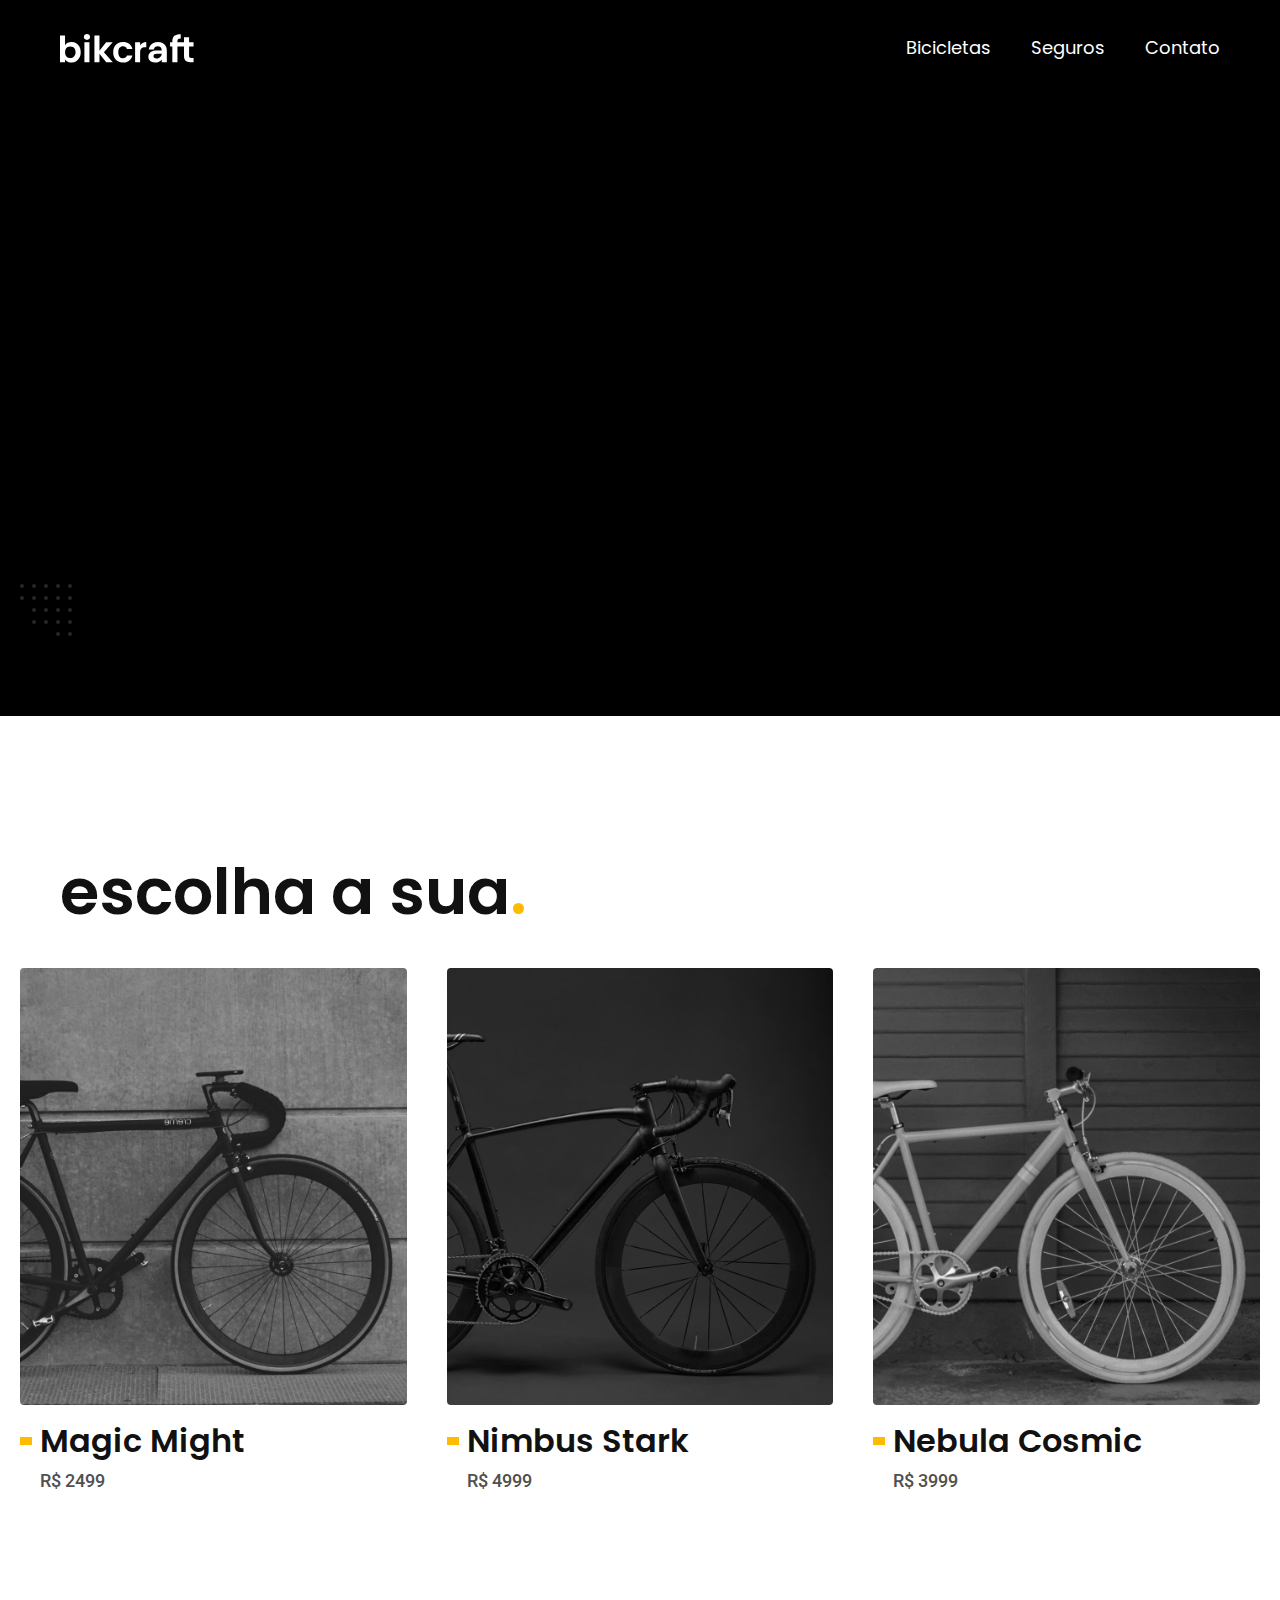
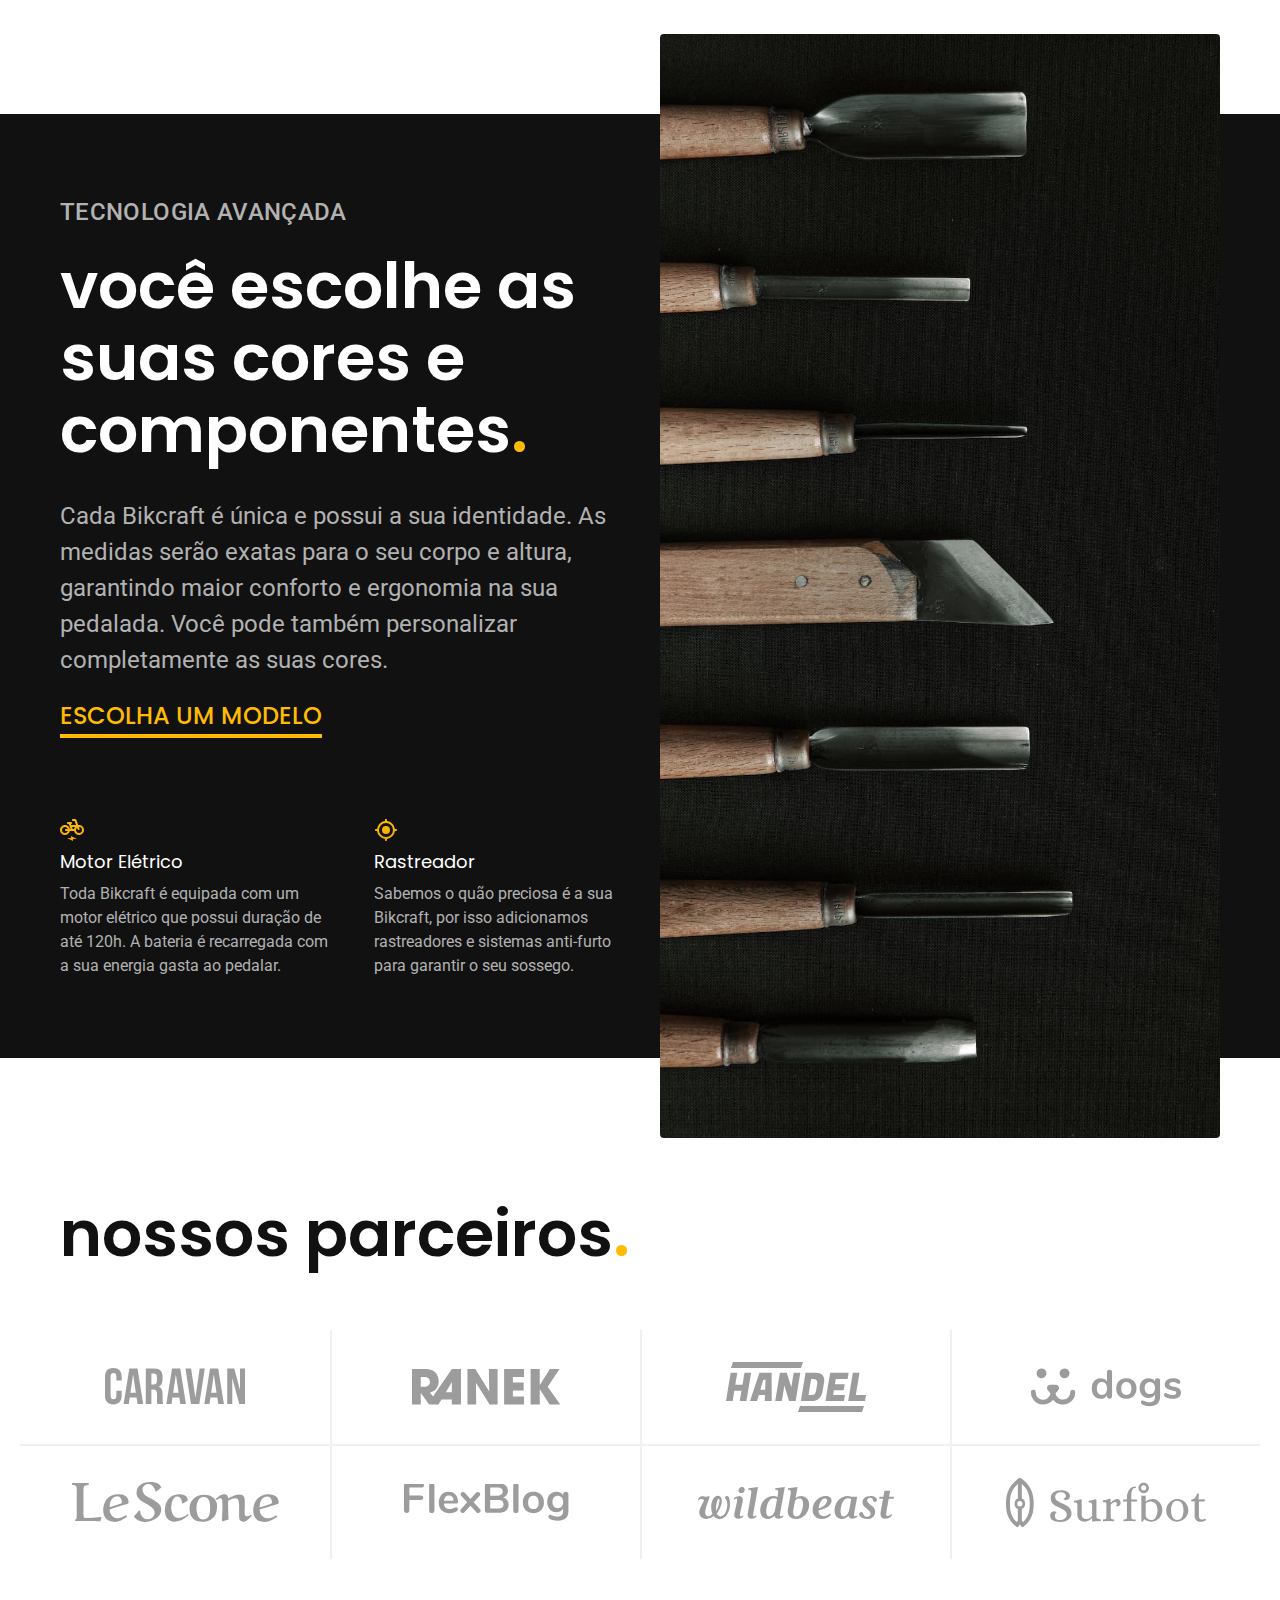
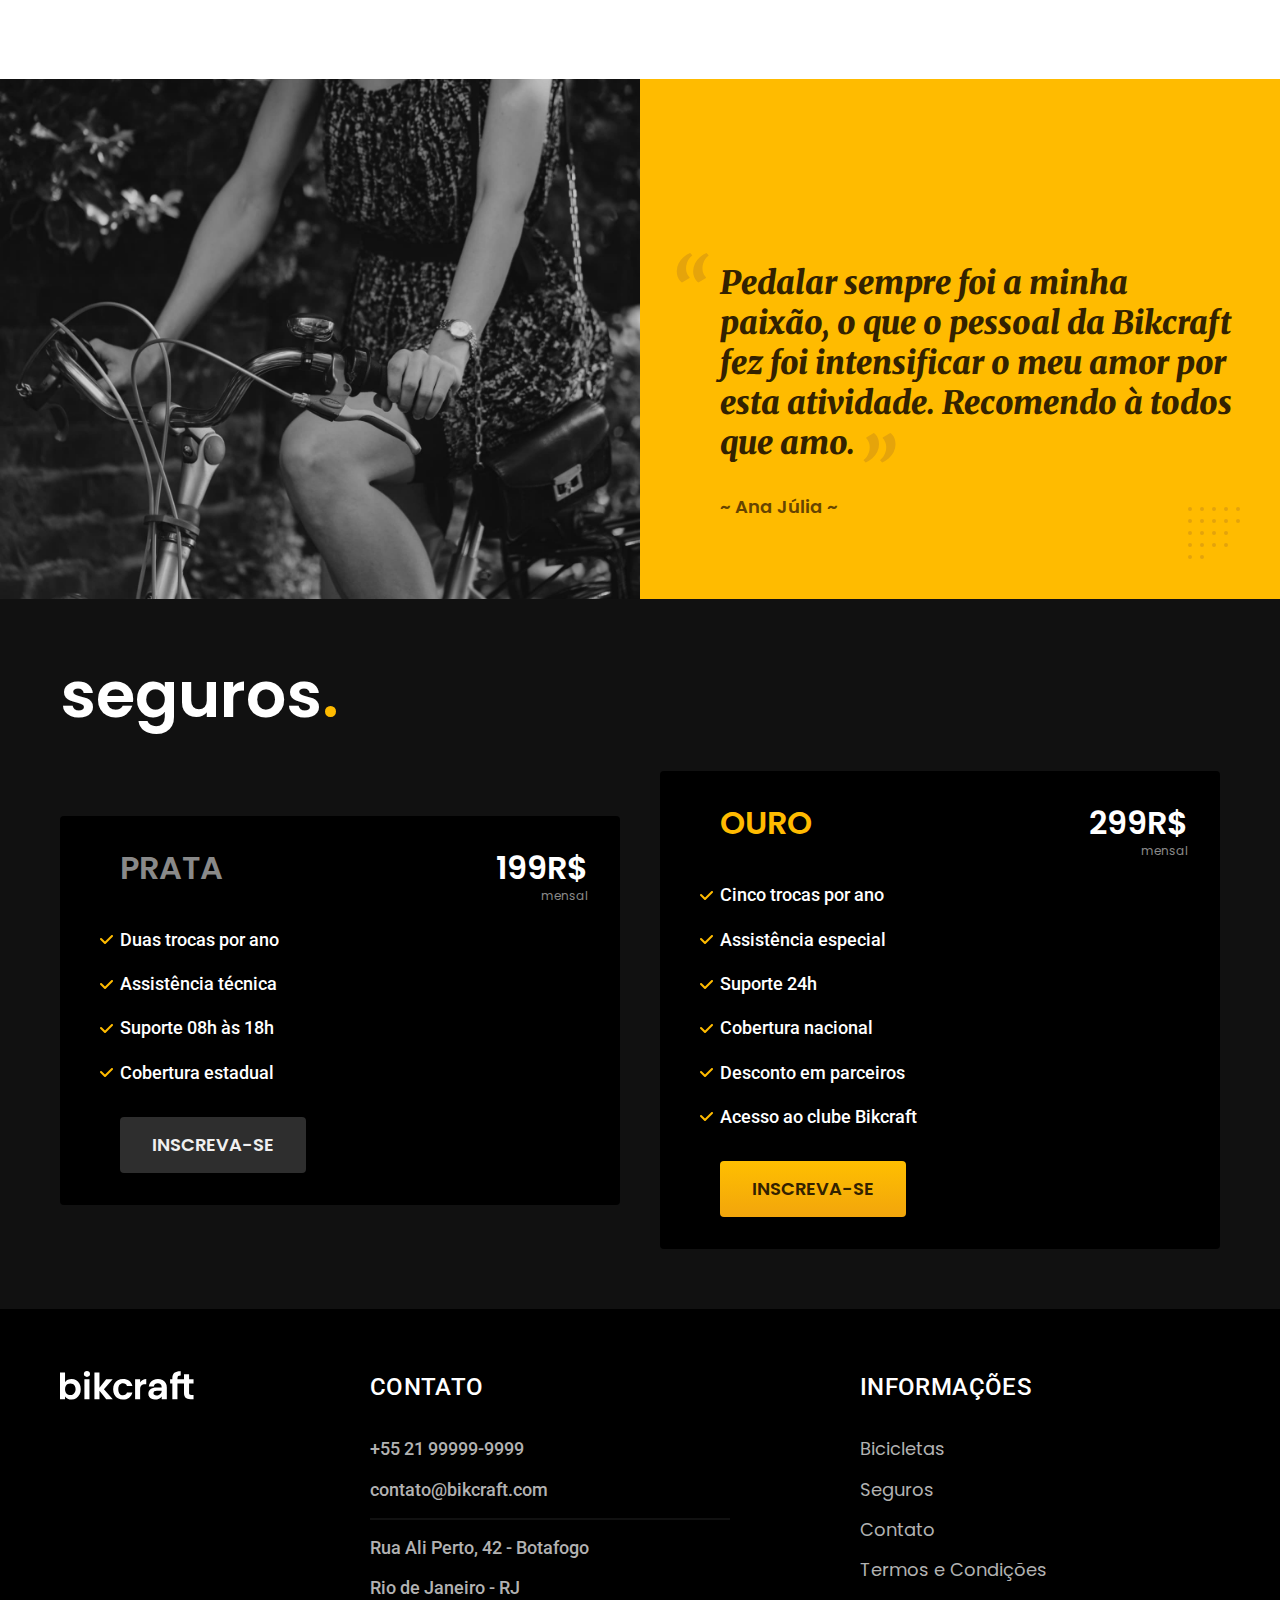
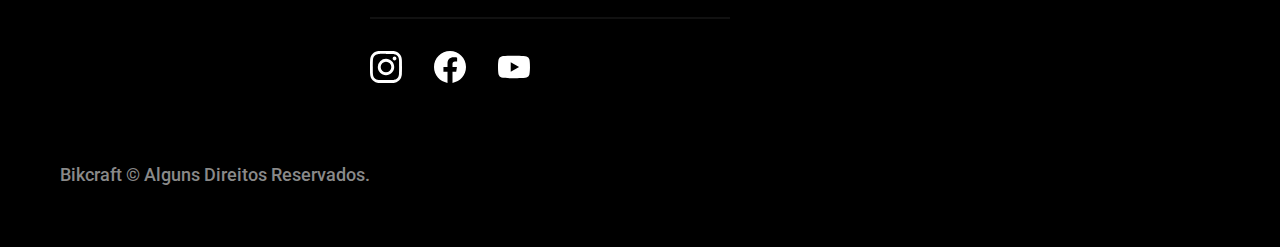
<file: index.html>
<!DOCTYPE html>
<html lang="pt-br">

<head>
  <meta charset="UTF-8">
  <meta name="viewport" content="width=device-width, initial-scale=1.0">
  <title>Bikcraft - Bicicletas Elétricas</title>
  <meta name="description" content="Bicicletas elétricas de alta precisão e qualidade,  feitas sob medida para o cliente. Explore o mundo na sua velocidade com a Bikcraft.">

  <link rel="icon" href="./favicon.svg" type="image/svg+xml">
  <link rel="preload" href="./css/style.min.css" as="style">
  <link rel="stylesheet" href="./css/style.min.css">
  <link rel="preconnect" href="https://fonts.googleapis.com">
  <link rel="preconnect" href="https://fonts.gstatic.com" crossorigin="">
  <link href="https://fonts.googleapis.com/css2?family=Merriweather:ital,wght@1,900&amp;family=Poppins:wght@400;600&amp;family=Roboto:wght@500&amp;display=swap" rel="stylesheet">

  <script>document.documentElement.classList.add('js');</script>

</head>

<body>
  <header class="header-bg">
    <div class="header container">
      <a href="./"><img src="./img/bikcraft.svg" width="136" height="32" alt="Bikcraft"></a>
      <nav aria-label="primaria">
        <ul class="header-menu font-1-m cor-0">
          <li><a href="./bicicletas.html">Bicicletas</a></li>
          <li><a href="./seguros.html">Seguros</a></li>
          <li><a href="./contato.html">Contato</a></li>
        </ul>
      </nav>
    </div>
  </header>
  <main class="introducao-bg">
    <div class="introducao container">
      <div class="introducao-conteudo">
        <h1 class="font-1-xxl cor-0 fadeInDown" data-anime="200">Bicicletas feitas sob medida<span class=".cor-p1">.</span></h1>
        <p class="font-2-l cor-5 fadeInDown" data-anime="400">Bicicletas elétricas de alta precisão e qualidade, feitas sob medida para o cliente. Explore o mundo na sua velocidade com a Bikcraft.</p>
        <a class="botao fadeInDown" data-anime="600" href="./bicicletas.html">Escolha a sua</a>
      </div>
      <picture class="fadeInDown" data-anime="800">
        <source media="(max-width: 800px)" srcset="./img/bicicletas/nimbus.jpg">
        <img src="./img/fotos/introducao.jpg" width="1280" height="1600" alt="Bicicleta elétrica preta">
      </picture>

    </div>

  </main>
  <article class="bicicletas-lista">
    <h2 class="container font-1-xxl">escolha a sua<span class="cor-p1">.</span></h2>

    <ul>
      <li>
        <a href="./bicicletas/magic.html">
          <img src="./img/bicicletas/magic-home.jpg" width="920" height="1040" alt="Bicicleta Preta">
          <h3 class="font-1-xl">Magic Might</h3>
          <span class="font-2-m cor-8">R$ 2499</span>
        </a>
      </li>
      <li>
        <a href="./bicicletas/nimbus.html">
          <img src="./img/bicicletas/nimbus-home.jpg" width="920" height="1040" alt="Bicicleta Preta">
          <h3 class="font-1-xl">Nimbus Stark</h3>
          <span class="font-2-m cor-8">R$ 4999</span>
        </a>
      </li>
      <li>
        <a href="./bicicletas/nebula.html">
          <img src="./img/bicicletas/nebula-home.jpg" width="920" height="1040" alt="Bicicleta Branca">
          <h3 class="font-1-xl">Nebula Cosmic</h3>
          <span class="font-2-m cor-8">R$ 3999</span>
        </a>
      </li>
    </ul>
  </article>

  <article class="tecnologia-bg">
    <div class="tecnologia container">
      <div class="tecnologia-conteudo">
        <span class="avancada font-2-l-b cor-5">Tecnologia avançada</span>
        <h2 class="font-1-xxl cor-0">você escolhe as suas cores e componentes<span class="cor-p1">.</span></h2>
        <p class="font-2-l cor-5">Cada Bikcraft é única e possui a sua identidade. As medidas serão exatas para o seu corpo e altura, garantindo maior conforto e ergonomia na sua pedalada. Você pode também personalizar completamente as suas cores.</p>
        <a class="link" href="">Escolha um modelo</a>
        <div class="tecnologia-vantagens">
          <div>
            <img src="./img/icones/eletrica.svg" width="24" height="24" alt="">
            <h3 class="font-1-m cor-0">Motor Elétrico</h3>
            <p class="font-2-s cor-5">Toda Bikcraft é equipada com um motor elétrico que possui duração de até 120h. A bateria é recarregada com a sua energia gasta ao pedalar.</p>
          </div>

          <div>
            <img src="./img/icones/rastreador.svg" width="24" height="24" alt="">
            <h3 class="font-1-m cor-0">Rastreador</h3>
            <p class="font-2-s cor-5">Sabemos o quão preciosa é a sua Bikcraft, por isso adicionamos rastreadores e sistemas anti-furto para garantir o seu sossego.</p>
          </div>
        </div>
      </div>
      <div class="tecnologia-imagem">
        <img src="./img/fotos/tecnologia.jpg" width="1200" height="1920" alt="">
      </div>
    </div>
  </article>
  <section class="parceiros" aria-label="Parceiros">
    <h2 class="container font-1-xxl">nossos parceiros<span class="cor-p1">.</span></h2>
    <ul>
      <li><img src="./img/parceiros/caravan.svg" alt="Caravan" width="140" height="38"></li>
      <li><img src="./img/parceiros/ranek.svg" alt="Ranek" width="149" height="36"></li>
      <li><img src="./img/parceiros/handel.svg" alt="Handel" width="140" height="50"></li>
      <li><img src="./img/parceiros/dogs.svg" alt="Dogs" width="152" height="39"></li>
      <li><img src="./img/parceiros/lescone.svg" alt="LeScone" width="208" height="41"></li>
      <li><img src="./img/parceiros/flexblog.svg" alt="FlexBlog" width="165" height="38"></li>
      <li><img src="./img/parceiros/wildbeast.svg" alt="Wildbeast" width="196" height="34"></li>
      <li><img src="./img/parceiros/surfbot.svg" alt="Surfbot" width="200" height="49"></li>
    </ul>
  </section>

  <section class="depoimento" aria-label="Depoimento">
    <div>
      <img src="./img/fotos/depoimento.jpg" width="1560" height="1360" alt="">
    </div>
    <div class="depoimento-conteudo">
      <blockquote class="font-1-xl cor-p5">
        <p>Pedalar sempre foi a minha paixão, o que o pessoal da Bikcraft fez foi intensificar o meu amor por esta atividade. Recomendo à todos que amo.</p>
      </blockquote>
      <span class="font-1-m-b cor-p4">~ Ana Júlia ~</span>
    </div>
  </section>
  <article class="seguros-bg" aria-label="Seguros">
    <div class="seguros container">
      <h2 class="font-1-xxl cor-0">seguros<span class="cor-p1">.</span></h2>

      <div class="seguros-item">

        <h3 class="font-1-xl cor-6">
          PRATA
        </h3>
        <span class="font-1-xl cor-0">199R$ <span class="font-1-xs cor-6">mensal</span></span>

        <ul class="font-2-m cor-0">
          <li>Duas trocas por ano</li>
          <li>Assistência técnica</li>
          <li>Suporte 08h às 18h</li>
          <li>Cobertura estadual</li>
        </ul>
        <a class="botao secundario" href="./orcamento.html">INSCREVA-SE</a>
      </div>
      <div class="seguros-item">

        <h3 class="font-1-xl cor-p1">
          OURO
        </h3>
        <span class="font-1-xl cor-0">299R$ <span class="font-1-xs cor-6">mensal</span></span>

        <ul class="font-2-m cor-0">
          <li>Cinco trocas por ano</li>
          <li>Assistência especial</li>
          <li>Suporte 24h</li>
          <li>Cobertura nacional</li>
          <li>Desconto em parceiros</li>
          <li>Acesso ao clube Bikcraft</li>
        </ul>
        <a class="botao" href="./orcamento.html">INSCREVA-SE</a>
      </div>
    </div>
  </article>

  <footer class="footer-bg">
    <div class="footer container">
      <img src="./img/bikcraft.svg" width="136" height="32" alt="Bikcraft">
      <div class="footer-contato">
        <h3 class="font-2-l-b cor-0">Contato</h3>
        <ul class="font-2-m cor-5">
          <li><a href="tel:+5521999999999">+55 21 99999-9999</a></li>
          <li><a href="mailto:contato@bikcraft.com">contato@bikcraft.com</a></li>
          <li>Rua Ali Perto, 42 - Botafogo</li>
          <li>Rio de Janeiro - RJ</li>
        </ul>
        <div class="footer-redes">
          <a href="./">
            <img src="./img/redes/instagram.svg" width="32" height="32" alt="Instagram">
          </a>
          <a href="./">
            <img src="./img/redes/facebook.svg" width="32" height="32" alt="Facebook">
          </a>
          <a href="./">
            <img src="./img/redes/youtube.svg" width="32" height="32" alt="Youtube">
          </a>
        </div>
      </div>
      <div class="footer-informacoes">
        <h3 class="font-2-l-b cor-0">Informações</h3>
        <nav>
          <ul class="font-1-m cor-5">
            <li><a href="./bicicletas.html">Bicicletas</a></li>
            <li><a href="./seguros.html">Seguros</a></li>
            <li><a href="./contato.html">Contato</a></li>
            <li><a href="./termos.html">Termos e Condições</a></li>
          </ul>
        </nav>
      </div>
      <p class="footer-copy font-2-m cor-6">Bikcraft © Alguns Direitos Reservados.</p>
    </div>
  </footer>

  <script src="./js/plugins/simple-anime.js"></script>
  <script src="./js/script.js"></script>
</body>

</html>
</file>
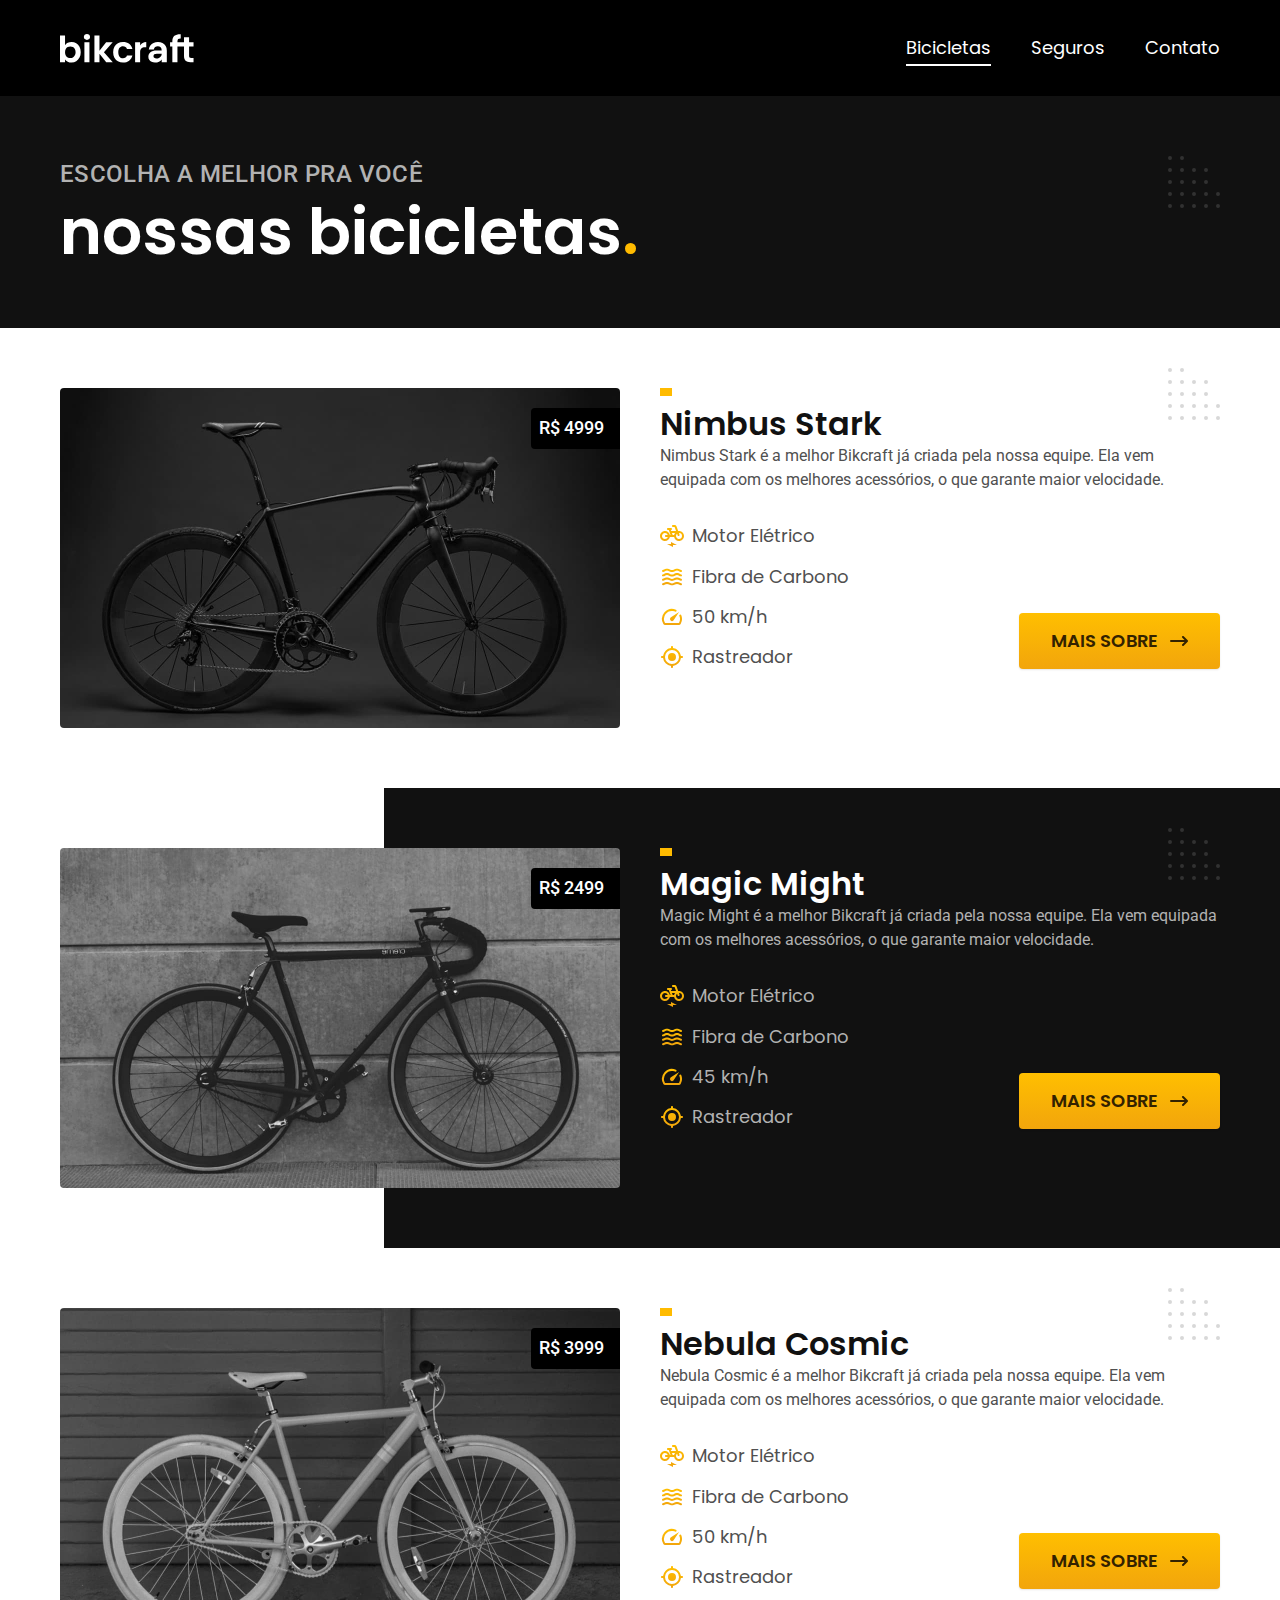
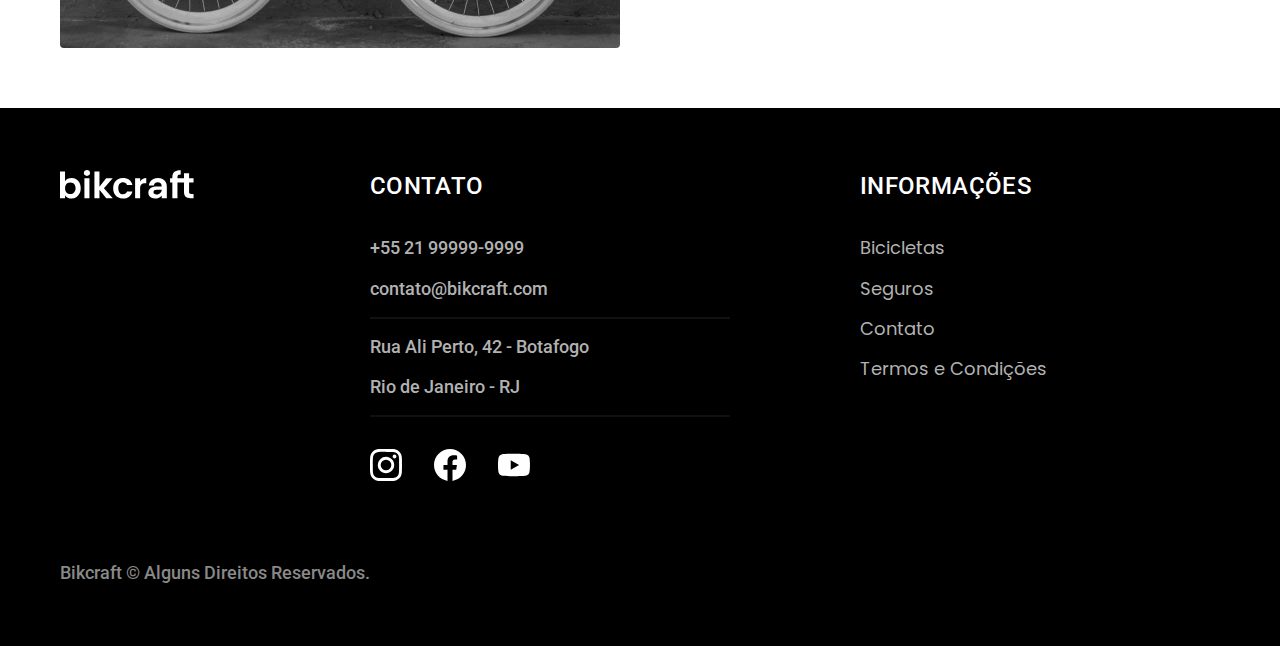
<file: bicicletas.html>
<!DOCTYPE html>
<html lang="pt-br">

<head>
  <meta charset="UTF-8">
  <meta name="viewport" content="width=device-width, initial-scale=1.0">
  <title>Bicicletas - Bikcraft</title>
  <meta name="description" content="Termos e Condições">
  <link rel="icon" href="./favicon.svg" type="image/svg+xml">
  <link rel="preload" href="./css/style.min.css" as="style">
  <link rel="stylesheet" href="./css/style.min.css">
  <link rel="preconnect" href="https://fonts.googleapis.com">
  <link rel="preconnect" href="https://fonts.gstatic.com" crossorigin="">
  <link href="https://fonts.googleapis.com/css2?family=Merriweather:ital,wght@1,900&amp;family=Poppins:wght@400;600&amp;family=Roboto:wght@500&amp;display=swap" rel="stylesheet">
  <script>document.documentElement.classList.add('js');</script>
</head>

<body id="bicicletas">
  <header class="header-bg">
    <div class="header container">
      <a href="./"><img src="./img/bikcraft.svg" alt="Bikcraft"></a>
      <nav aria-label="primaria">
        <ul class="header-menu font-1-m cor-0">
          <li><a href="./bicicletas.html">Bicicletas</a></li>
          <li><a href="./seguros.html">Seguros</a></li>
          <li><a href="./contato.html">Contato</a></li>
        </ul>
      </nav>
    </div>
  </header>

  <main>
    <div class="titulo-bg">
      <div class="titulo container">
        <p class="font-2-l-b cor-5">Escolha a melhor pra você</p>
        <h1 class="font-1-xxl cor-0">nossas bicicletas<span class="cor-p1">.</span></h1>
      </div>
    </div>


    <div class="bicicletas container">
      <div class="bicicletas-imagem"><img src="./img/bicicletas/nimbus.jpg" alt="Bicicleta Preta">
        <span class="font-2-m cor-0">R$ 4999</span>
      </div>
      <div class="bicicletas-conteudo">
        <h2 class="font-1-xl">Nimbus Stark</h2>
        <p class="font-2-s cor-8">Nimbus Stark é a melhor Bikcraft já criada pela nossa equipe. Ela vem equipada com os melhores acessórios, o que garante maior velocidade.</p>
        <ul class="font-1-m cor-8">
          <li><img src="./img/icones/eletrica.svg" alt=""> Motor Elétrico</li>
          <li><img src="./img/icones/carbono.svg" alt=""> Fibra de Carbono</li>
          <li><img src="./img/icones/velocidade.svg" alt=""> 50 km/h</li>
          <li><img src="./img/icones/rastreador.svg" alt="">Rastreador</li>
        </ul>
        <a class="botao seta" href="./bicicletas/nimbus.html">Mais Sobre</a>

      </div>
    </div>



    <div class="bicicletas-bg">
      <div class="bicicletas container">
        <div class="bicicletas-imagem"><img src="./img/bicicletas/magic.jpg" alt="Bicicleta Preta">
          <span class="font-2-m cor-0">R$ 2499</span>
        </div>
        <div class="bicicletas-conteudo">
          <h2 class="font-1-xl cor-0">Magic Might</h2>
          <p class="font-2-s cor-5">Magic Might é a melhor Bikcraft já criada pela nossa equipe. Ela vem equipada com os melhores acessórios, o que garante maior velocidade.</p>
          <ul class="font-1-m cor-5">
            <li><img src="./img/icones/eletrica.svg" alt=""> Motor Elétrico</li>
            <li><img src="./img/icones/carbono.svg" alt=""> Fibra de Carbono</li>
            <li><img src="./img/icones/velocidade.svg" alt=""> 45 km/h</li>
            <li><img src="./img/icones/rastreador.svg" alt="">Rastreador</li>

          </ul>
          <a class="botao seta" href="./bicicletas/magic.html">Mais Sobre</a>

        </div>
      </div>

    </div>


    <div class="bicicletas container">
      <div class="bicicletas-imagem"><img src="./img/bicicletas/nebula.jpg" alt="Bicicleta Preta">
        <span class="font-2-m cor-0">R$ 3999</span>
      </div>
      <div class="bicicletas-conteudo">
        <h2 class="font-1-xl">Nebula Cosmic</h2>
        <p class="font-2-s cor-8">Nebula Cosmic é a melhor Bikcraft já criada pela nossa equipe. Ela vem equipada com os melhores acessórios, o que garante maior velocidade.</p>
        <ul class="font-1-m cor-8">
          <li><img src="./img/icones/eletrica.svg" alt=""> Motor Elétrico</li>
          <li><img src="./img/icones/carbono.svg" alt=""> Fibra de Carbono</li>
          <li><img src="./img/icones/velocidade.svg" alt=""> 50 km/h</li>
          <li><img src="./img/icones/rastreador.svg" alt="">Rastreador</li>

        </ul>
        <a class="botao seta" href="./bicicletas/nebula.html">Mais Sobre</a>

      </div>


    </div>
  </main>



  <footer class="footer-bg">
    <div class="footer container">
      <img src="./img/bikcraft.svg" alt="Bikcraft">
      <div class="footer-contato">
        <h3 class="font-2-l-b cor-0">Contato</h3>
        <ul class="font-2-m cor-5">
          <li><a href="tel:+5521999999999">+55 21 99999-9999</a></li>
          <li><a href="mailto:contato@bikcraft.com">contato@bikcraft.com</a></li>
          <li>Rua Ali Perto, 42 - Botafogo</li>
          <li>Rio de Janeiro - RJ</li>
        </ul>
        <div class="footer-redes">
          <a href="./">
            <img src="./img/redes/instagram.svg" alt="Instagram">
          </a>
          <a href="./">
            <img src="./img/redes/facebook.svg" alt="Facebook">
          </a>
          <a href="./">
            <img src="./img/redes/youtube.svg" alt="Youtube">
          </a>
        </div>
      </div>
      <div class="footer-informacoes">
        <h3 class="font-2-l-b cor-0">Informações</h3>
        <nav>
          <ul class="font-1-m cor-5">
            <li><a href="./bicicletas.html">Bicicletas</a></li>
            <li><a href="./seguros.html">Seguros</a></li>
            <li><a href="./contato.html">Contato</a></li>
            <li><a href="./termos.html">Termos e Condições</a></li>
          </ul>
        </nav>
      </div>
      <p class="footer-copy font-2-m cor-6">Bikcraft © Alguns Direitos Reservados.</p>
    </div>
  </footer>
  <script src="./js/script.js"></script>
</body>

</html>
</file>
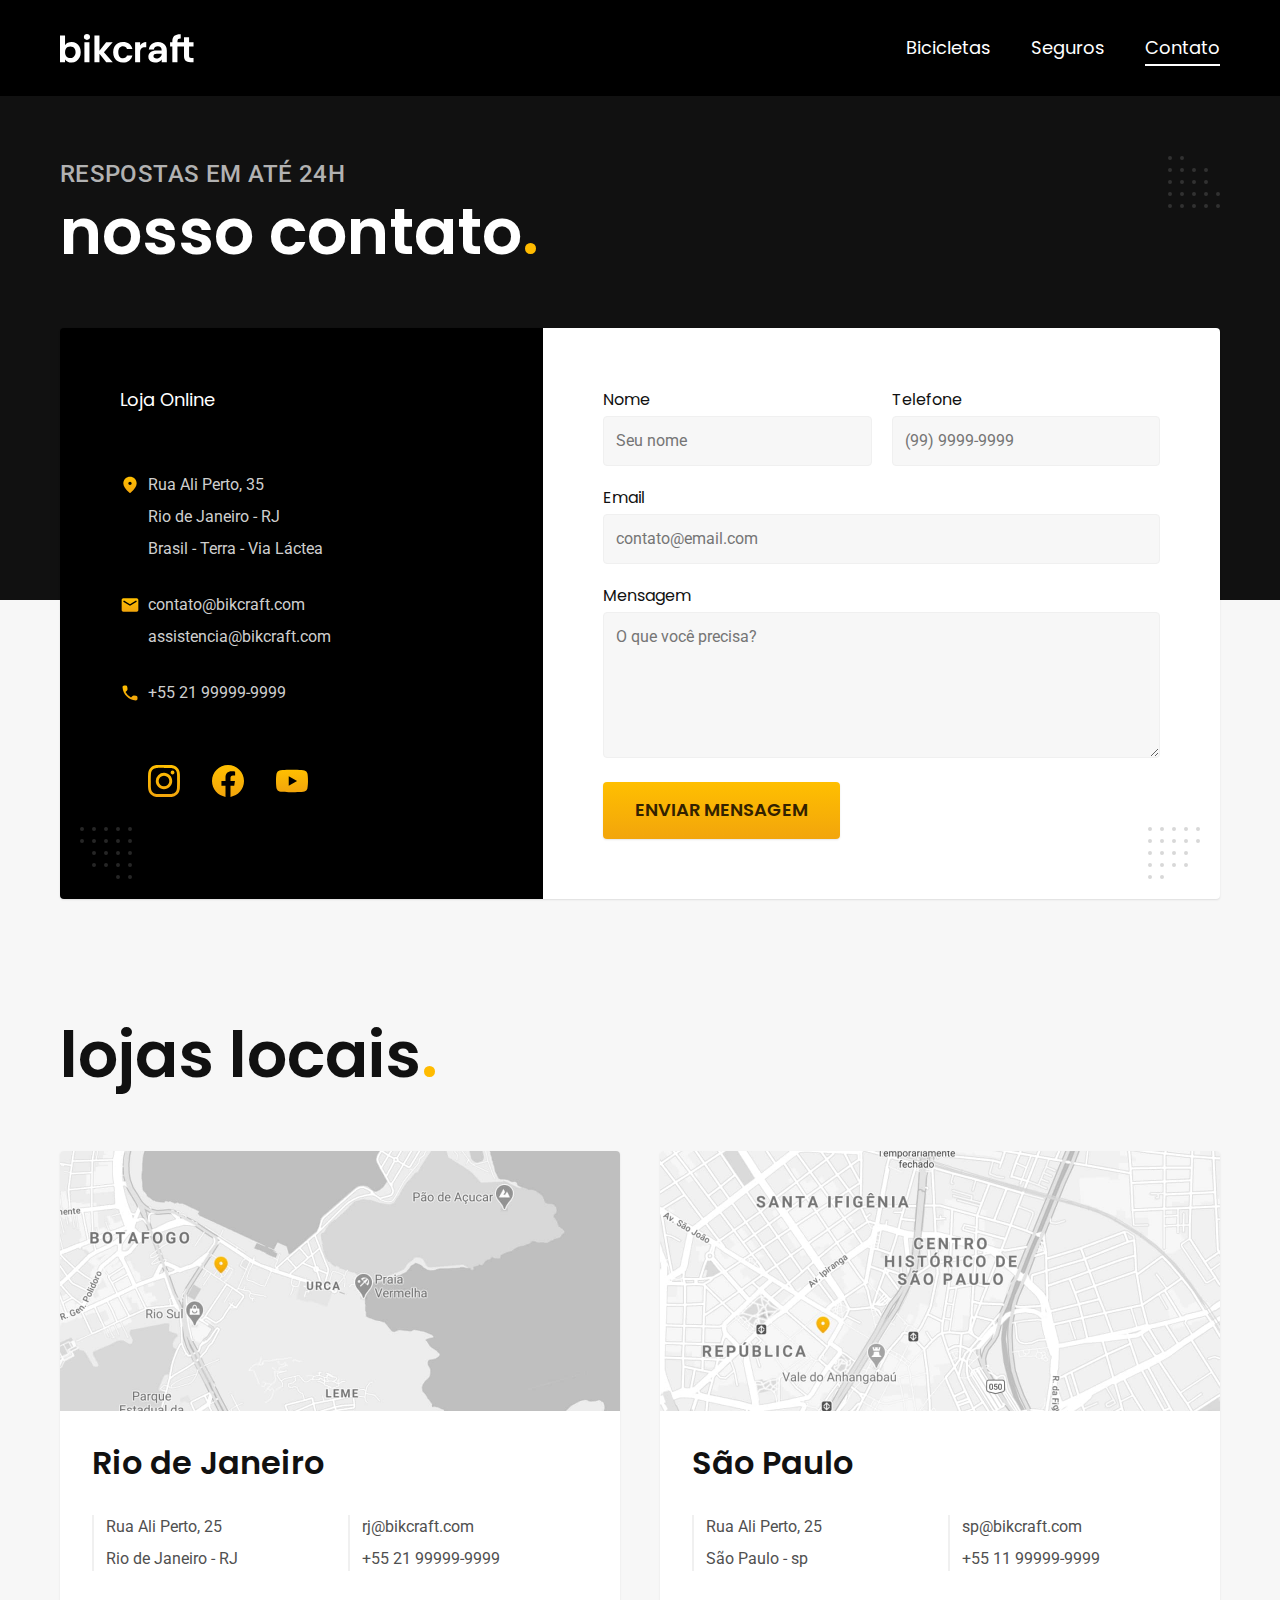
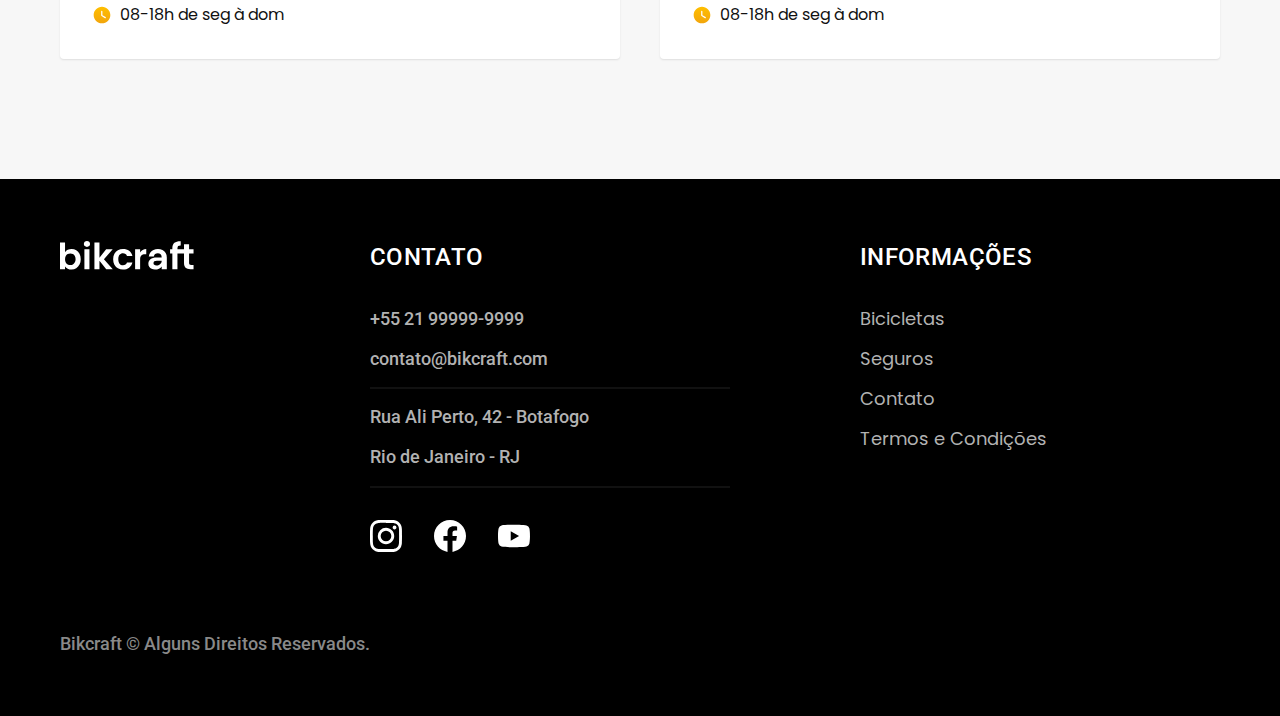
<file: contato.html>
<!DOCTYPE html>
<html lang="pt-br">

<head>
  <meta charset="UTF-8">
  <meta name="viewport" content="width=device-width, initial-scale=1.0">
  <title>Contatos - Bikcraft</title>
  <meta name="description" content="Contatos">
  <link rel="icon" href="./favicon.svg" type="image/svg+xml">
  <link rel="preload" href="./css/style.min.css" as="style">
  <link rel="stylesheet" href="./css/style.min.css">
  <link rel="preconnect" href="https://fonts.googleapis.com">
  <link rel="preconnect" href="https://fonts.gstatic.com" crossorigin="">
  <link href="https://fonts.googleapis.com/css2?family=Merriweather:ital,wght@1,900&amp;family=Poppins:wght@400;600&amp;family=Roboto:wght@500&amp;display=swap" rel="stylesheet">
  <script>document.documentElement.classList.add('js');</script>
</head>

<body id="contato">
  <header class="header-bg">
    <div class="header container">
      <a href="./"><img src="./img/bikcraft.svg" alt="Bikcraft"></a>
      <nav aria-label="primaria">
        <ul class="header-menu font-1-m cor-0">
          <li><a href="./bicicletas.html">Bicicletas</a></li>
          <li><a href="./seguros.html">Seguros</a></li>
          <li><a href="./contato.html">Contato</a></li>
        </ul>
      </nav>
    </div>
  </header>

  <main>
    <div class="titulo-bg">
      <div class="titulo container">
        <p class="font-2-l-b cor-5">Respostas em até 24h</p>
        <h1 class="font-1-xxl cor-0">nosso contato<span class="cor-p1">.</span></h1>
      </div>
    </div>

    <div class="contato container">
      <section class="contato-dados" aria-label="Endereço">
        <h2 class="font-1-m cor-0">Loja Online</h2>
        <div class="contato-endereco font-2-s cor-4">
          <p>Rua Ali Perto, 35</p>
          <p>Rio de Janeiro - RJ</p>
          <p>Brasil - Terra - Via Láctea</p>
        </div>
        <address class="contato-meios font-2-s cor-4">
          <a href="mailto:contato@bikcraft.com">contato@bikcraft.com</a>
          <a href="mailto:assistencia@bikcraft.com">assistencia@bikcraft.com</a>
          <a href="tel:+5521999999999">+55 21 99999-9999</a>
        </address>
        <div class="contato-redes">
          <a href="./contato.html">
            <img src="./img/redes/instagram-p.svg" alt="Instagram">
          </a>
          <a href="./contato.html">
            <img src="./img/redes/facebook-p.svg" alt="Facebook">
          </a>
          <a href="./contato.html">
            <img src="./img/redes/youtube-p.svg" alt="Youtube">
          </a>
        </div>
      </section>

      <section class="contato-formulario" aria-label="Formulário">
        <form class="form" action="./contato.html">
          <div>
            <label for="nome">Nome</label>
            <input type="text" id="nome" name="nome" placeholder="Seu nome">
          </div>
          <div>
            <label for="telefone">Telefone</label>
            <input type="text" id="telefone" name="telefone" placeholder="(99) 9999-9999">
          </div>
          <div class="col-2">
            <label for="email">Email</label>
            <input type="email" id="email" name="email" placeholder="contato@email.com">
          </div>
          <div class="col-2">
            <label for="mensagem">Mensagem</label>
            <textarea rows="5" id="mensagem" name="mensagem" placeholder="O que você precisa?"></textarea>
          </div>
          <button class="botao col-2">Enviar Mensagem</button>
        </form>
      </section>
    </div>
  </main>

  <article class="lojas container">
    <h2 class="font-1-xxl">lojas locais<span class="cor-p1">.</span></h2>
    <div class="lojas-item">
      <img src="./img/lojas/rj.jpg" alt="Mapa marcando a rua Ali perto, 25 - Rio de Janeiro - RJ">
      <div class="lojas-conteudo">
        <h3 class="font-1-xl">Rio de Janeiro</h3>
        <div class="lojas-dados font-2-s cor-8">
          <p>Rua Ali Perto, 25</p>
          <p>Rio de Janeiro - RJ</p>
        </div>
        <div class="lojas-dados font-2-s cor-8">
          <a href="mailto:rj@bikcraft.com">rj@bikcraft.com</a>
          <a href="tel:+5521999999999">+55 21 99999-9999</a>
        </div>
        <p class="lojas-tempo font-1-s"><img src="./img/icones/horario.svg" alt=""> 08-18h de seg à dom</p>
      </div>
    </div>
    <div class="lojas-item">
      <img src="./img/lojas/sp.jpg" alt="Mapa marcando a rua Ali perto, 25 - São Paulo - SP">
      <div class="lojas-conteudo">
        <h3 class="font-1-xl">São Paulo</h3>
        <div class="lojas-dados font-2-s cor-8">
          <p>Rua Ali Perto, 25</p>
          <p>São Paulo - sp</p>
        </div>
        <div class="lojas-dados font-2-s cor-8">
          <a href="mailto:sp@bikcraft.com">sp@bikcraft.com</a>
          <a href="tel:+5511999999999">+55 11 99999-9999</a>
        </div>
        <p class="lojas-tempo font-1-s"><img src="./img/icones/horario.svg" alt=""> 08-18h de seg à dom</p>
      </div>
    </div>
  </article>

  <footer class="footer-bg">
    <div class="footer container">
      <img src="./img/bikcraft.svg" alt="Bikcraft">
      <div class="footer-contato">
        <h3 class="font-2-l-b cor-0">Contato</h3>
        <ul class="font-2-m cor-5">
          <li><a href="tel:+5521999999999">+55 21 99999-9999</a></li>
          <li><a href="mailto:contato@bikcraft.com">contato@bikcraft.com</a></li>
          <li>Rua Ali Perto, 42 - Botafogo</li>
          <li>Rio de Janeiro - RJ</li>
        </ul>
        <div class="footer-redes">
          <a href="./">
            <img src="./img/redes/instagram.svg" alt="Instagram">
          </a>
          <a href="./">
            <img src="./img/redes/facebook.svg" alt="Facebook">
          </a>
          <a href="./">
            <img src="./img/redes/youtube.svg" alt="Youtube">
          </a>
        </div>
      </div>
      <div class="footer-informacoes">
        <h3 class="font-2-l-b cor-0">Informações</h3>
        <nav>
          <ul class="font-1-m cor-5">
            <li><a href="./bicicletas.html">Bicicletas</a></li>
            <li><a href="./seguros.html">Seguros</a></li>
            <li><a href="./contato.html">Contato</a></li>
            <li><a href="./termos.html">Termos e Condições</a></li>
          </ul>
        </nav>
      </div>
      <p class="footer-copy font-2-m cor-6">Bikcraft © Alguns Direitos Reservados.</p>
    </div>
  </footer>
  <script src="./js/script.js"></script>
</body>

</html>
</file>
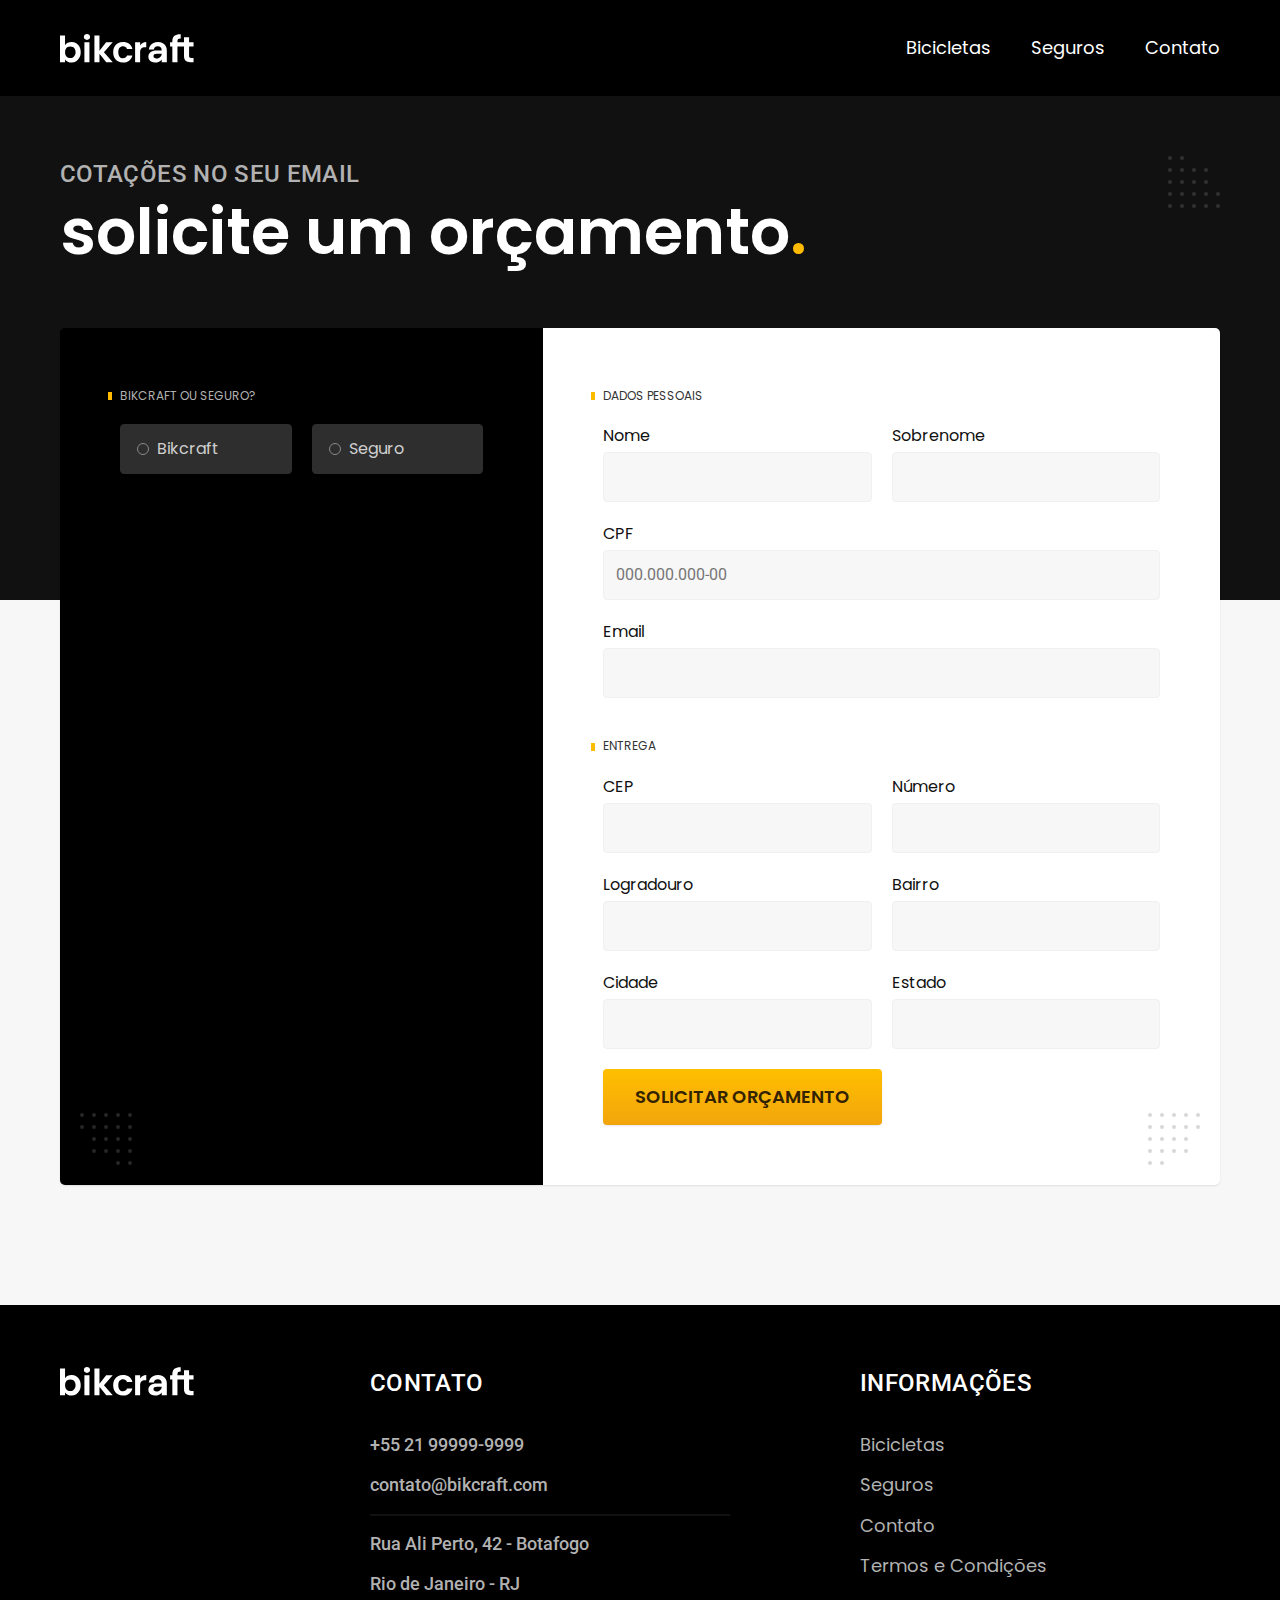
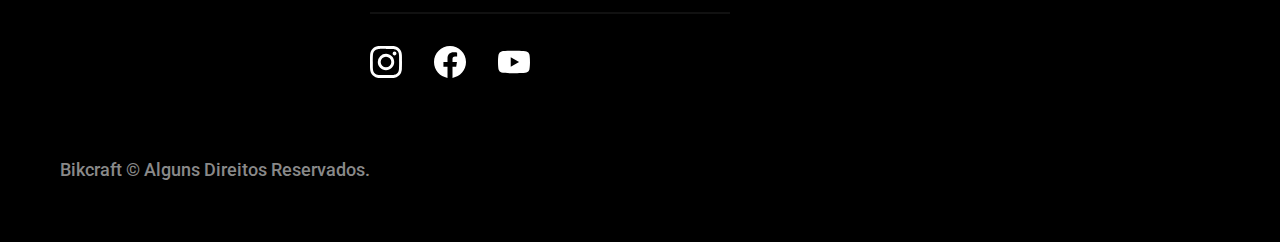
<file: orcamento.html>
<!DOCTYPE html>
<html lang="pt-br">

<head>
  <meta charset="UTF-8">
  <meta name="viewport" content="width=device-width, initial-scale=1.0">
  <title>Orçamento - Bikcraft</title>
  <meta name="description" content="Orçamento">
  <link rel="icon" href="./favicon.svg" type="image/svg+xml">
  <link rel="preload" href="./css/style.min.css" as="style">
  <link rel="stylesheet" href="./css/style.min.css">
  <link rel="preconnect" href="https://fonts.googleapis.com">
  <link rel="preconnect" href="https://fonts.gstatic.com" crossorigin="">
  <link href="https://fonts.googleapis.com/css2?family=Merriweather:ital,wght@1,900&amp;family=Poppins:wght@400;600&amp;family=Roboto:wght@500&amp;display=swap" rel="stylesheet">
  <script>document.documentElement.classList.add('js');</script>
</head>

<body id="orcamento">
  <header class="header-bg">
    <div class="header container">
      <a href="./"><img src="./img/bikcraft.svg" alt="Bikcraft"></a>
      <nav aria-label="primaria">
        <ul class="header-menu font-1-m cor-0">
          <li><a href="./bicicletas.html">Bicicletas</a></li>
          <li><a href="./seguros.html">Seguros</a></li>
          <li><a href="./contato.html">Contato</a></li>
        </ul>
      </nav>
    </div>
  </header>

  <main>
    <div class="titulo-bg">
      <div class="titulo container">
        <p class="font-2-l-b cor-5">Cotações no seu email</p>
        <h1 class="font-1-xxl cor-0">solicite um orçamento<span class="cor-p1">.</span></h1>
      </div>
    </div>

    <form class="orcamento container" action="./">
      <div class="orcamento-produto">
        <h2 class="font-1-xs cor-5">Bikcraft ou Seguro?</h2>

        <input type="radio" name="tipo" value="bikcraft" id="bikcraft">
        <label for="bikcraft">Bikcraft</label>

        <input type="radio" name="tipo" value="seguro" id="seguro">
        <label for="seguro">Seguro</label>

        <div class="orcamento-conteudo" id="orcamento-bikcraft">
          <h2 class="font-1-xs cor-5">Escolha a sua</h2>

          <input type="radio" name="produto" value="nimbus" id="nimbus">
          <label for="nimbus">Nimbus Stark <span>R$ 4999</span></label>
          <div class="orcamento-detalhes">
            <ul class="font-1-xs cor-8">
              <li><img src="./img/icones/eletrica.svg" alt="">Motor Elétrico</li>
              <li><img src="./img/icones/carbono.svg" alt="">Fibra de Carbono</li>
              <li><img src="./img/icones/velocidade.svg" alt="">50 km/h</li>
              <li><img src="./img/icones/rastreador.svg" alt="">Rastreador</li>
            </ul>
            <img src="./img/bicicletas/nimbus.jpg" alt="Bicicleta preta">
          </div>

          <input type="radio" name="produto" value="magic" id="magic">
          <label for="magic">Magic Might <span>R$ 2499</span></label>

          <div class="orcamento-detalhes">
            <ul class="font-1-xs cor-8">
              <li><img src="./img/icones/eletrica.svg" alt="">Motor Elétrico</li>
              <li><img src="./img/icones/carbono.svg" alt="">Fibra de Carbono</li>
              <li><img src="./img/icones/velocidade.svg" alt="">45 km/h</li>
              <li><img src="./img/icones/rastreador.svg" alt="">Rastreador</li>
            </ul>
            <img src="./img/bicicletas/magic.jpg" alt="Bicicleta preta">
          </div>

          <input type="radio" name="produto" value="nebula" id="nebula">
          <label for="nebula">Nebula Cosmic <span>R$ 3999</span></label>

          <div class="orcamento-detalhes">
            <ul class="font-1-xs cor-8">
              <li><img src="./img/icones/eletrica.svg" alt="">Motor Elétrico</li>
              <li><img src="./img/icones/carbono.svg" alt="">Fibra de Carbono</li>
              <li><img src="./img/icones/velocidade.svg" alt="">40 km/h</li>
              <li><img src="./img/icones/rastreador.svg" alt="">Rastreador</li>
            </ul>
            <img src="./img/bicicletas/nebula.jpg" alt="Bicicleta branca">
          </div>
        </div>
        <div class="orcamento-conteudo" id="orcamento-seguro">
          <h2 class="font-1-xs cor-5">Escolha o plano</h2>

          <input type="radio" name="produto" value="prata" id="prata">
          <label for="prata">Prata <span>R$ 199</span></label>

          <input type="radio" name="produto" value="ouro" id="ouro">
          <label for="ouro">Ouro <span>R$ 299</span></label>

        </div>
      </div>
      <div class="orcamento-dados form">

        <h2 class="font-1-xs cor-9 col-2">dados pessoais</h2>
        <div>
          <label for="nome">Nome</label>
          <input type="text" id="nome" name="nome">
        </div>
        <div>
          <label for="sobrenome">Sobrenome</label>
          <input type="text" id="sobrenome" name="sobrenome">
        </div>
        <div class="col-2">
          <label for="cpf">CPF</label>
          <input type="text" id="cpf" name="cpf" placeholder="000.000.000-00">
        </div>
        <div class="col-2">
          <label for="email">Email</label>
          <input type="email" id="email" name="email">
        </div>

        <h2 class="font-1-xs cor-9 col-2">entrega</h2>
        <div>
          <label for="cep">CEP</label>
          <input type="text" id="cep" name="email">
        </div>
        <div>
          <label for="numero">Número</label>
          <input type="text" id="numero" name="email">
        </div>
        <div>
          <label for="logradouro">Logradouro</label>
          <input type="text" id="logradouro" name="email">
        </div>
        <div>
          <label for="bairro">Bairro</label>
          <input type="text" id="bairro" name="email">
        </div>
        <div>
          <label for="cidade">Cidade</label>
          <input type="text" id="cidade" name="email">
        </div>
        <div>
          <label for="estado">Estado</label>
          <input type="text" id="estado" name="email">
        </div>
        <button class="botao col-2">Solicitar Orçamento</button>
      </div>
    </form>
  </main>



  <footer class="footer-bg">
    <div class="footer container">
      <img src="./img/bikcraft.svg" alt="Bikcraft">
      <div class="footer-contato">
        <h3 class="font-2-l-b cor-0">Contato</h3>
        <ul class="font-2-m cor-5">
          <li><a href="tel:+5521999999999">+55 21 99999-9999</a></li>
          <li><a href="mailto:contato@bikcraft.com">contato@bikcraft.com</a></li>
          <li>Rua Ali Perto, 42 - Botafogo</li>
          <li>Rio de Janeiro - RJ</li>
        </ul>
        <div class="footer-redes">
          <a href="./">
            <img src="./img/redes/instagram.svg" alt="Instagram">
          </a>
          <a href="./">
            <img src="./img/redes/facebook.svg" alt="Facebook">
          </a>
          <a href="./">
            <img src="./img/redes/youtube.svg" alt="Youtube">
          </a>
        </div>
      </div>
      <div class="footer-informacoes">
        <h3 class="font-2-l-b cor-0">Informações</h3>
        <nav>
          <ul class="font-1-m cor-5">
            <li><a href="./bicicletas.html">Bicicletas</a></li>
            <li><a href="./seguros.html">Seguros</a></li>
            <li><a href="./contato.html">Contato</a></li>
            <li><a href="./termos.html">Termos e Condições</a></li>
          </ul>
        </nav>
      </div>
      <p class="footer-copy font-2-m cor-6">Bikcraft © Alguns Direitos Reservados.</p>
    </div>
  </footer>

  <script src="./js/script.js"></script>
</body>

</html>
</file>
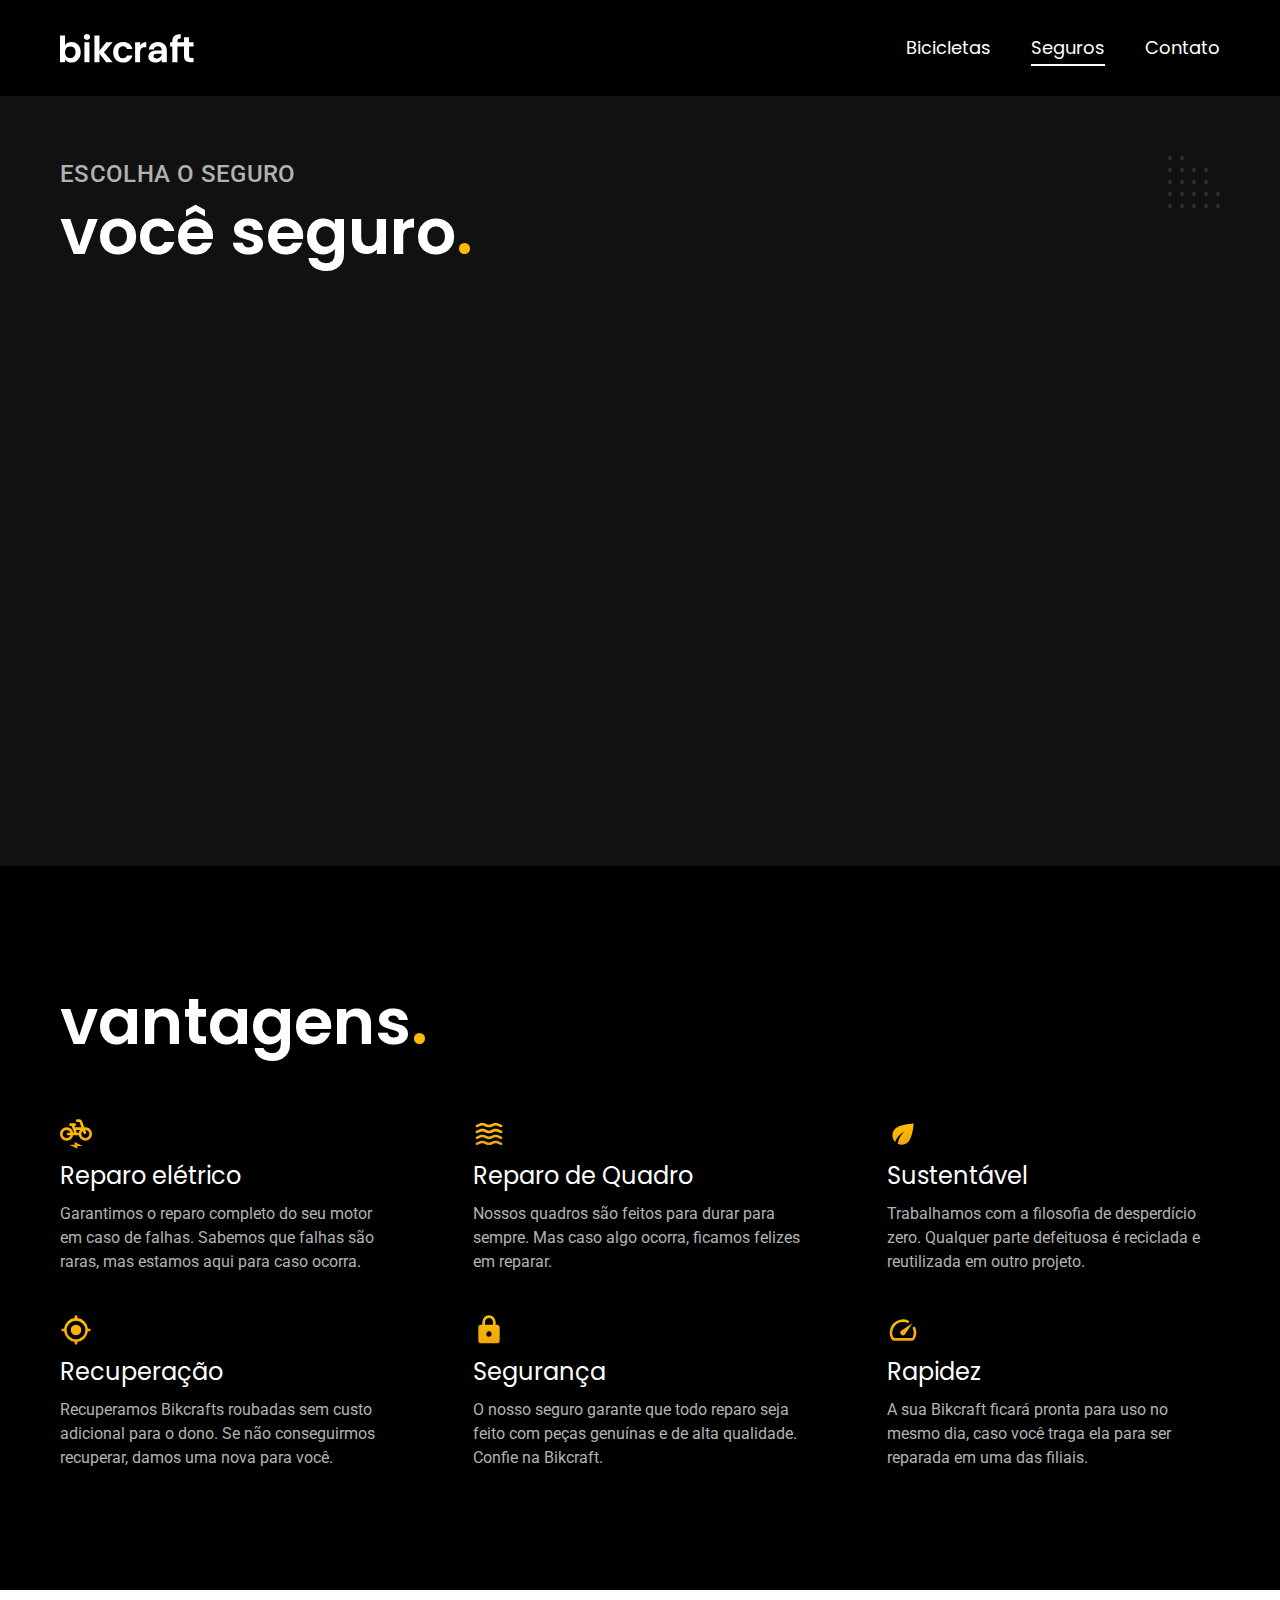
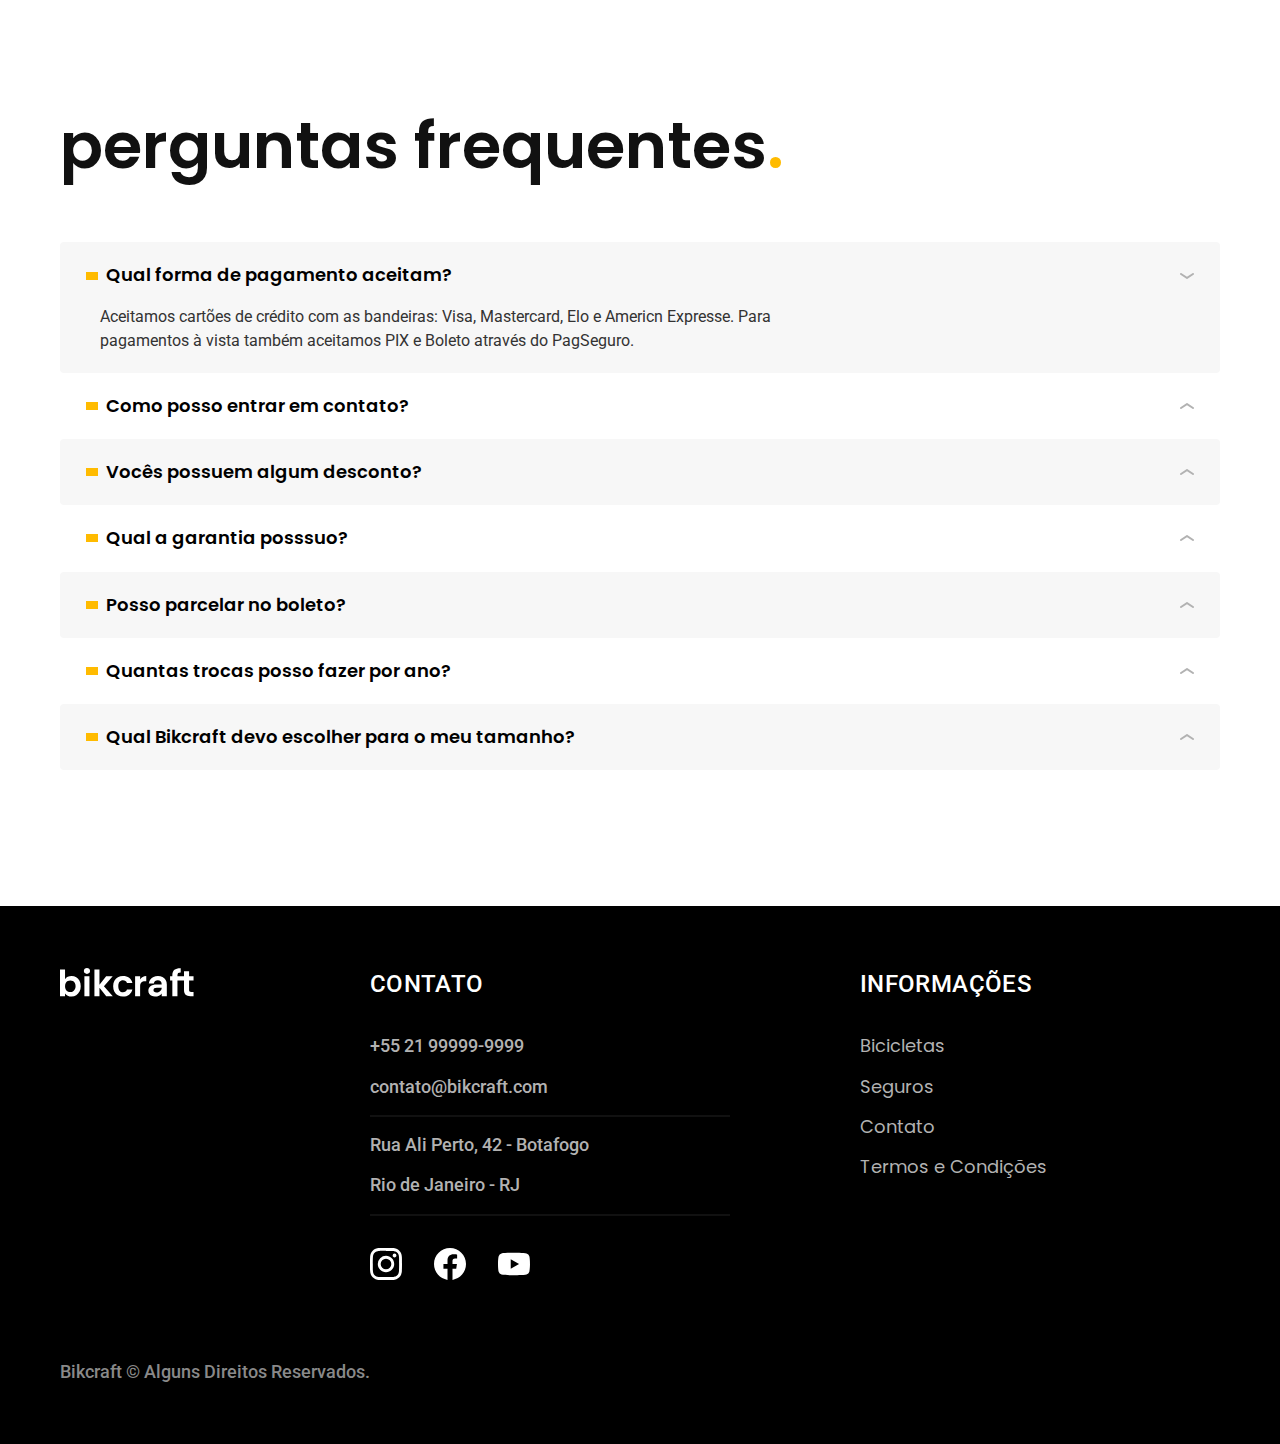
<file: seguros.html>
<!DOCTYPE html>
<html lang="pt-br">

<head>
  <meta charset="UTF-8">
  <meta name="viewport" content="width=device-width, initial-scale=1.0">
  <title>Seguros - Bikcraft</title>
  <meta name="description" content="Termos e Condições">
  <link rel="icon" href="./favicon.svg" type="image/svg+xml">
  <link rel="preload" href="./css/style.min.css" as="style">
  <link rel="stylesheet" href="./css/style.min.css">
  <link rel="preconnect" href="https://fonts.googleapis.com">
  <link rel="preconnect" href="https://fonts.gstatic.com" crossorigin="">
  <link href="https://fonts.googleapis.com/css2?family=Merriweather:ital,wght@1,900&amp;family=Poppins:wght@400;600&amp;family=Roboto:wght@500&amp;display=swap" rel="stylesheet">
  <script>document.documentElement.classList.add('js');</script>
</head>

<body id="seguros">
  <header class="header-bg">
    <div class="header container">
      <a href="./"><img src="./img/bikcraft.svg" alt="Bikcraft"></a>
      <nav aria-label="primaria">
        <ul class="header-menu font-1-m cor-0">
          <li><a href="./bicicletas.html">Bicicletas</a></li>
          <li><a href="./seguros.html">Seguros</a></li>
          <li><a href="./contato.html">Contato</a></li>
        </ul>
      </nav>
    </div>
  </header>

  <main class="seguros-bg">
    <div class="titulo-bg">
      <div class="titulo container">
        <p class="font-2-l-b cor-5">Escolha o seguro</p>
        <h1 class="font-1-xxl cor-0">você seguro<span class="cor-p1">.</span></h1>
      </div>
    </div>

    <div class="seguros container">

      <div class="seguros-item fadeInLeft" data-anime="200">
        <h3 class="font-1-xl cor-6">
          PRATA
        </h3>
        <span class="font-1-xl cor-0">199R$ <span class="font-1-xs cor-6">mensal</span></span>

        <ul class="font-2-m cor-0">
          <li>Duas trocas por ano</li>
          <li>Assistência técnica</li>
          <li>Suporte 08h às 18h</li>
          <li>Cobertura estadual</li>
        </ul>
        <a class="botao secundario" href="./orcamento.html?tipo=seguro&produto=prata">INSCREVA-SE</a>
      </div>
      <div class="seguros-item fadeInRight" data-anime="200">

        <h3 class="font-1-xl cor-p1 ">
          OURO
        </h3>
        <span class="font-1-xl cor-0">299R$ <span class="font-1-xs cor-6">mensal</span></span>

        <ul class="font-2-m cor-0">
          <li>Cinco trocas por ano</li>
          <li>Assistência especial</li>
          <li>Suporte 24h</li>
          <li>Cobertura nacional</li>
          <li>Desconto em parceiros</li>
          <li>Acesso ao clube Bikcraft</li>
        </ul>
        <a class="botao" href="./orcamento.html?tipo=seguro&produto=ouro">INSCREVA-SE</a>
      </div>
    </div>
  </main>

  <article class="vantagens-bg">
    <div class="vantagens container">
      <h2 class="font-1-xxl cor-0">vantagens<span class="cor-p1">.</span></h2>

      <ul>
        <li>
          <img src="./img/icones/eletrica.svg" alt="">
          <h3 class="font-1-l cor-0">Reparo elétrico</h3>
          <p class="font-2-s cor-5">Garantimos o reparo completo do seu motor em caso de falhas. Sabemos que falhas são raras, mas estamos aqui para caso ocorra.</p>
        </li>
        <li>
          <img src="./img/icones/carbono.svg" alt="">
          <h3 class="font-1-l cor-0">Reparo de Quadro</h3>
          <p class="font-2-s cor-5">Nossos quadros são feitos para durar para sempre. Mas caso algo ocorra, ficamos felizes em reparar.
          </p>
        </li>
        <li>
          <img src="./img/icones/sustentavel.svg" alt="">
          <h3 class="font-1-l cor-0">Sustentável</h3>
          <p class="font-2-s cor-5">Trabalhamos com a filosofia de desperdício zero. Qualquer parte defeituosa é reciclada e reutilizada em outro projeto.</p>
        </li>
        <li>
          <img src="./img/icones/rastreador.svg" alt="">
          <h3 class="font-1-l cor-0">Recuperação</h3>
          <p class="font-2-s cor-5">Recuperamos Bikcrafts roubadas sem custo adicional para o dono. Se não conseguirmos recuperar, damos uma nova para você.</p>
        </li>
        <li>
          <img src="./img/icones/seguro.svg" alt="">
          <h3 class="font-1-l cor-0">Segurança</h3>
          <p class="font-2-s cor-5">O nosso seguro garante que todo reparo seja feito com peças genuínas e de alta qualidade. Confie na Bikcraft.</p>
        </li>
        <li>
          <img src="./img/icones/velocidade.svg" alt="">
          <h3 class="font-1-l cor-0">Rapidez</h3>
          <p class="font-2-s cor-5">A sua Bikcraft ficará pronta para uso no mesmo dia, caso você traga ela para ser reparada em uma das filiais.</p>
        </li>
      </ul>
    </div>
  </article>

  <article class="perguntas container">
    <h2 class="font-1-xxl"> perguntas frequentes<span class="cor-p1">.</span></h2>

    <dl>
      <div>
        <dt><button class="font-1-m-b" aria-controls="pergunta 1" aria-expanded="true">Qual forma de pagamento aceitam?</button></dt>
        <dd id="pergunta 1" class="font-2-s cor-9 ativa">Aceitamos cartões de crédito com as bandeiras: Visa, Mastercard, Elo e Americn Expresse. Para pagamentos à vista também aceitamos PIX e Boleto através do PagSeguro.</dd>
      </div>
      <div>
        <dt> <button class="font-1-m-b" aria-controls="pergunta 2" aria-expanded="false">Como posso entrar em contato?</button></dt>
        <dd id="pergunta 2" class="font-2-s cor-9">Aceitamos cartões de crédito com as bandeiras: Visa, Mastercard, Elo e Americn Expresse. Para pagamentos à vista também aceitamos PIX e Boleto através do PagSeguro.</dd>
      </div>
      <div>
        <dt><button class="font-1-m-b" aria-controls="pergunta 3" aria-expanded="false">Vocês possuem algum desconto?</button></dt>
        <dd id="pergunta 3" class="font-2-s cor-9">Aceitamos cartões de crédito com as bandeiras: Visa, Mastercard, Elo e Americn Expresse. Para pagamentos à vista também aceitamos PIX e Boleto através do PagSeguro.</dd>
      </div>
      <div>
        <dt> <button class="font-1-m-b" aria-controls="pergunta 4" aria-expanded="false">Qual a garantia posssuo?</button></dt>
        <dd id="pergunta 4" class="font-2-s cor-9">Aceitamos cartões de crédito com as bandeiras: Visa, Mastercard, Elo e Americn Expresse. Para pagamentos à vista também aceitamos PIX e Boleto através do PagSeguro.</dd>
      </div>
      <div>
        <dt> <button class="font-1-m-b" aria-controls="pergunta 5" aria-expanded="false">Posso parcelar no boleto?</button></dt>
        <dd id="pergunta 5" class="font-2-s cor-9">Aceitamos cartões de crédito com as bandeiras: Visa, Mastercard, Elo e Americn Expresse. Para pagamentos à vista também aceitamos PIX e Boleto através do PagSeguro.</dd>
      </div>
      <div>
        <dt><button class="font-1-m-b" aria-controls="pergunta 6" aria-expanded="false">Quantas trocas posso fazer por ano?</button></dt>
        <dd id="pergunta 6" class="font-2-s cor-9">Aceitamos cartões de crédito com as bandeiras: Visa, Mastercard, Elo e Americn Expresse. Para pagamentos à vista também aceitamos PIX e Boleto através do PagSeguro.</dd>
      </div>
      <div>
        <dt> <button class="font-1-m-b" aria-controls="pergunta 7" aria-expanded="false">Qual Bikcraft devo escolher para o meu tamanho?</button></dt>
        <dd id="pergunta 7" class="font-2-s cor-9">Aceitamos cartões de crédito com as bandeiras: Visa, Mastercard, Elo e Americn Expresse. Para pagamentos à vista também aceitamos PIX e Boleto através do PagSeguro.</dd>
      </div>
    </dl>
  </article>

  <footer class="footer-bg">
    <div class="footer container">
      <img src="./img/bikcraft.svg" alt="Bikcraft">
      <div class="footer-contato">
        <h3 class="font-2-l-b cor-0">Contato</h3>
        <ul class="font-2-m cor-5">
          <li><a href="tel:+5521999999999">+55 21 99999-9999</a></li>
          <li><a href="mailto:contato@bikcraft.com">contato@bikcraft.com</a></li>
          <li>Rua Ali Perto, 42 - Botafogo</li>
          <li>Rio de Janeiro - RJ</li>
        </ul>
        <div class="footer-redes">
          <a href="./">
            <img src="./img/redes/instagram.svg" alt="Instagram">
          </a>
          <a href="./">
            <img src="./img/redes/facebook.svg" alt="Facebook">
          </a>
          <a href="./">
            <img src="./img/redes/youtube.svg" alt="Youtube">
          </a>
        </div>
      </div>
      <div class="footer-informacoes">
        <h3 class="font-2-l-b cor-0">Informações</h3>
        <nav>
          <ul class="font-1-m cor-5">
            <li><a href="./bicicletas.html">Bicicletas</a></li>
            <li><a href="./seguros.html">Seguros</a></li>
            <li><a href="./contato.html">Contato</a></li>
            <li><a href="./termos.html">Termos e Condições</a></li>
          </ul>
        </nav>
      </div>
      <p class="footer-copy font-2-m cor-6">Bikcraft © Alguns Direitos Reservados.</p>
    </div>
  </footer>

  <script src="./js/plugins/simple-anime.js"></script>
  <script src="./js/script.js"></script>
</body>

</html>
</file>
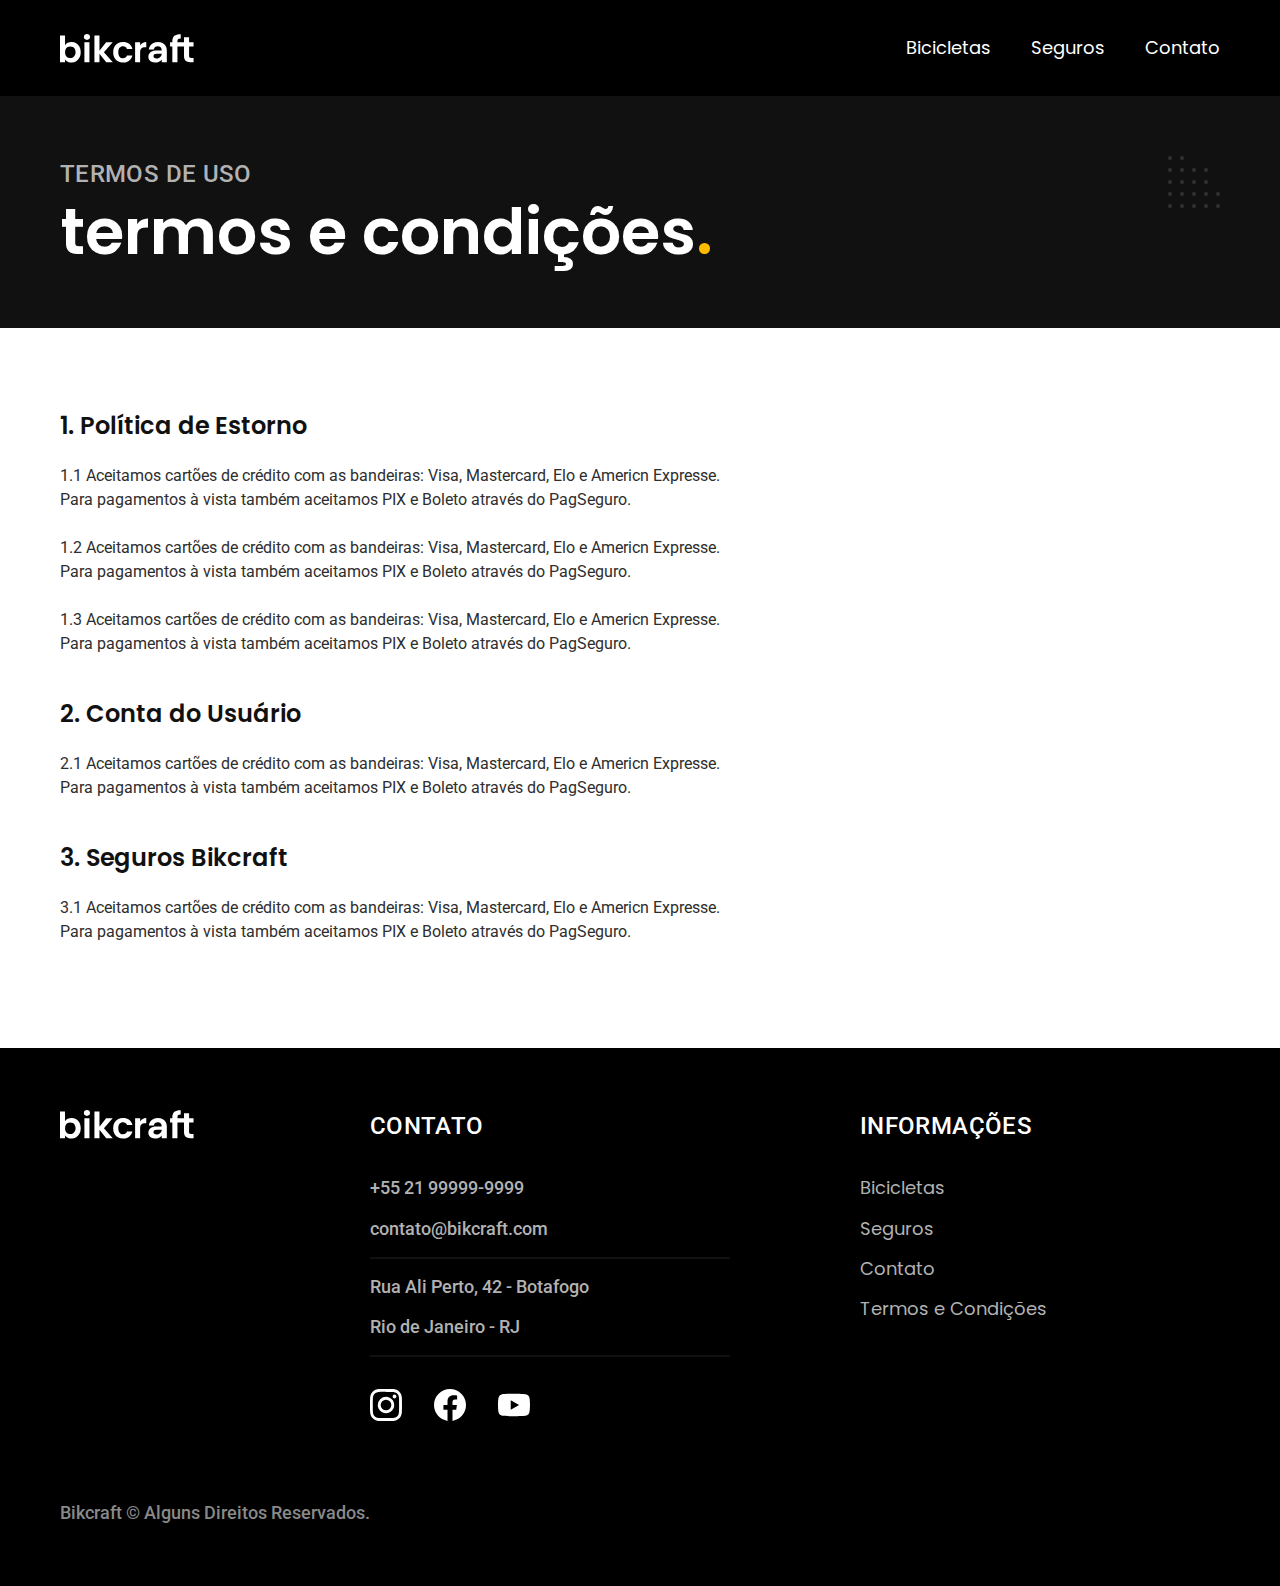
<file: termos.html>
<!DOCTYPE html>
<html lang="pt-br">

<head>
  <meta charset="UTF-8">
  <meta name="viewport" content="width=device-width, initial-scale=1.0">
  <title>Termos e Condições - Bikcraft</title>
  <meta name="description" content="Termos e Condições">
  <link rel="icon" href="./favicon.svg" type="image/svg+xml">
  <link rel="preload" href="./css/style.min.css" as="style">
  <link rel="stylesheet" href="./css/style.min.css">
  <link rel="preconnect" href="https://fonts.googleapis.com">
  <link rel="preconnect" href="https://fonts.gstatic.com" crossorigin="">
  <link href="https://fonts.googleapis.com/css2?family=Merriweather:ital,wght@1,900&amp;family=Poppins:wght@400;600&amp;family=Roboto:wght@500&amp;display=swap" rel="stylesheet">
  <script>document.documentElement.classList.add('js');</script>
</head>

<body id="termos">
  <header class="header-bg">
    <div class="header container">
      <a href="./"><img src="./img/bikcraft.svg" alt="Bikcraft"></a>
      <nav aria-label="primaria">
        <ul class="header-menu font-1-m cor-0">
          <li><a href="./bicicletas.html">Bicicletas</a></li>
          <li><a href="./seguros.html">Seguros</a></li>
          <li><a href="./contato.html">Contato</a></li>
        </ul>
      </nav>
    </div>
  </header>

  <main>
    <div class="titulo-bg">
      <div class="titulo container">
        <p class="font-2-l-b cor-5">Termos de Uso</p>
        <h1 class="font-1-xxl cor-0">termos e condições<span class="cor-p1">.</span></h1>
      </div>
    </div>

    <div class="termos font-2-s cor-10 container">
      <h2 class="font-1-l cor-11">1. Política de Estorno</h2>
      <p>1.1 Aceitamos cartões de crédito com as bandeiras: Visa, Mastercard, Elo e Americn Expresse.
        Para pagamentos à vista também aceitamos PIX e Boleto através do PagSeguro.</p>
      <p>1.2 Aceitamos cartões de crédito com as bandeiras: Visa, Mastercard, Elo e Americn Expresse.
        Para pagamentos à vista também aceitamos PIX e Boleto através do PagSeguro.</p>
      <p>1.3 Aceitamos cartões de crédito com as bandeiras: Visa, Mastercard, Elo e Americn Expresse.
        Para pagamentos à vista também aceitamos PIX e Boleto através do PagSeguro.</p>
      <h2 class="font-1-l cor-11">2. Conta do Usuário</h2>
      <p>2.1 Aceitamos cartões de crédito com as bandeiras: Visa, Mastercard, Elo e Americn Expresse.
        Para pagamentos à vista também aceitamos PIX e Boleto através do PagSeguro.</p>
      <h2 class="font-1-l cor-11">3. Seguros Bikcraft</h2>
      <p>3.1 Aceitamos cartões de crédito com as bandeiras: Visa, Mastercard, Elo e Americn Expresse.
        Para pagamentos à vista também aceitamos PIX e Boleto através do PagSeguro.</p>

    </div>
  </main>



  <footer class="footer-bg">
    <div class="footer container">
      <img src="./img/bikcraft.svg" alt="Bikcraft">
      <div class="footer-contato">
        <h3 class="font-2-l-b cor-0">Contato</h3>
        <ul class="font-2-m cor-5">
          <li><a href="tel:+5521999999999">+55 21 99999-9999</a></li>
          <li><a href="mailto:contato@bikcraft.com">contato@bikcraft.com</a></li>
          <li>Rua Ali Perto, 42 - Botafogo</li>
          <li>Rio de Janeiro - RJ</li>
        </ul>
        <div class="footer-redes">
          <a href="./">
            <img src="./img/redes/instagram.svg" alt="Instagram">
          </a>
          <a href="./">
            <img src="./img/redes/facebook.svg" alt="Facebook">
          </a>
          <a href="./">
            <img src="./img/redes/youtube.svg" alt="Youtube">
          </a>
        </div>
      </div>
      <div class="footer-informacoes">
        <h3 class="font-2-l-b cor-0">Informações</h3>
        <nav>
          <ul class="font-1-m cor-5">
            <li><a href="./bicicletas.html">Bicicletas</a></li>
            <li><a href="./seguros.html">Seguros</a></li>
            <li><a href="./contato.html">Contato</a></li>
            <li><a href="./termos.html">Termos e Condições</a></li>
          </ul>
        </nav>
      </div>
      <p class="footer-copy font-2-m cor-6">Bikcraft © Alguns Direitos Reservados.</p>
    </div>
  </footer>
  <script src="./js/script.js"></script>
</body>

</html>
</file>
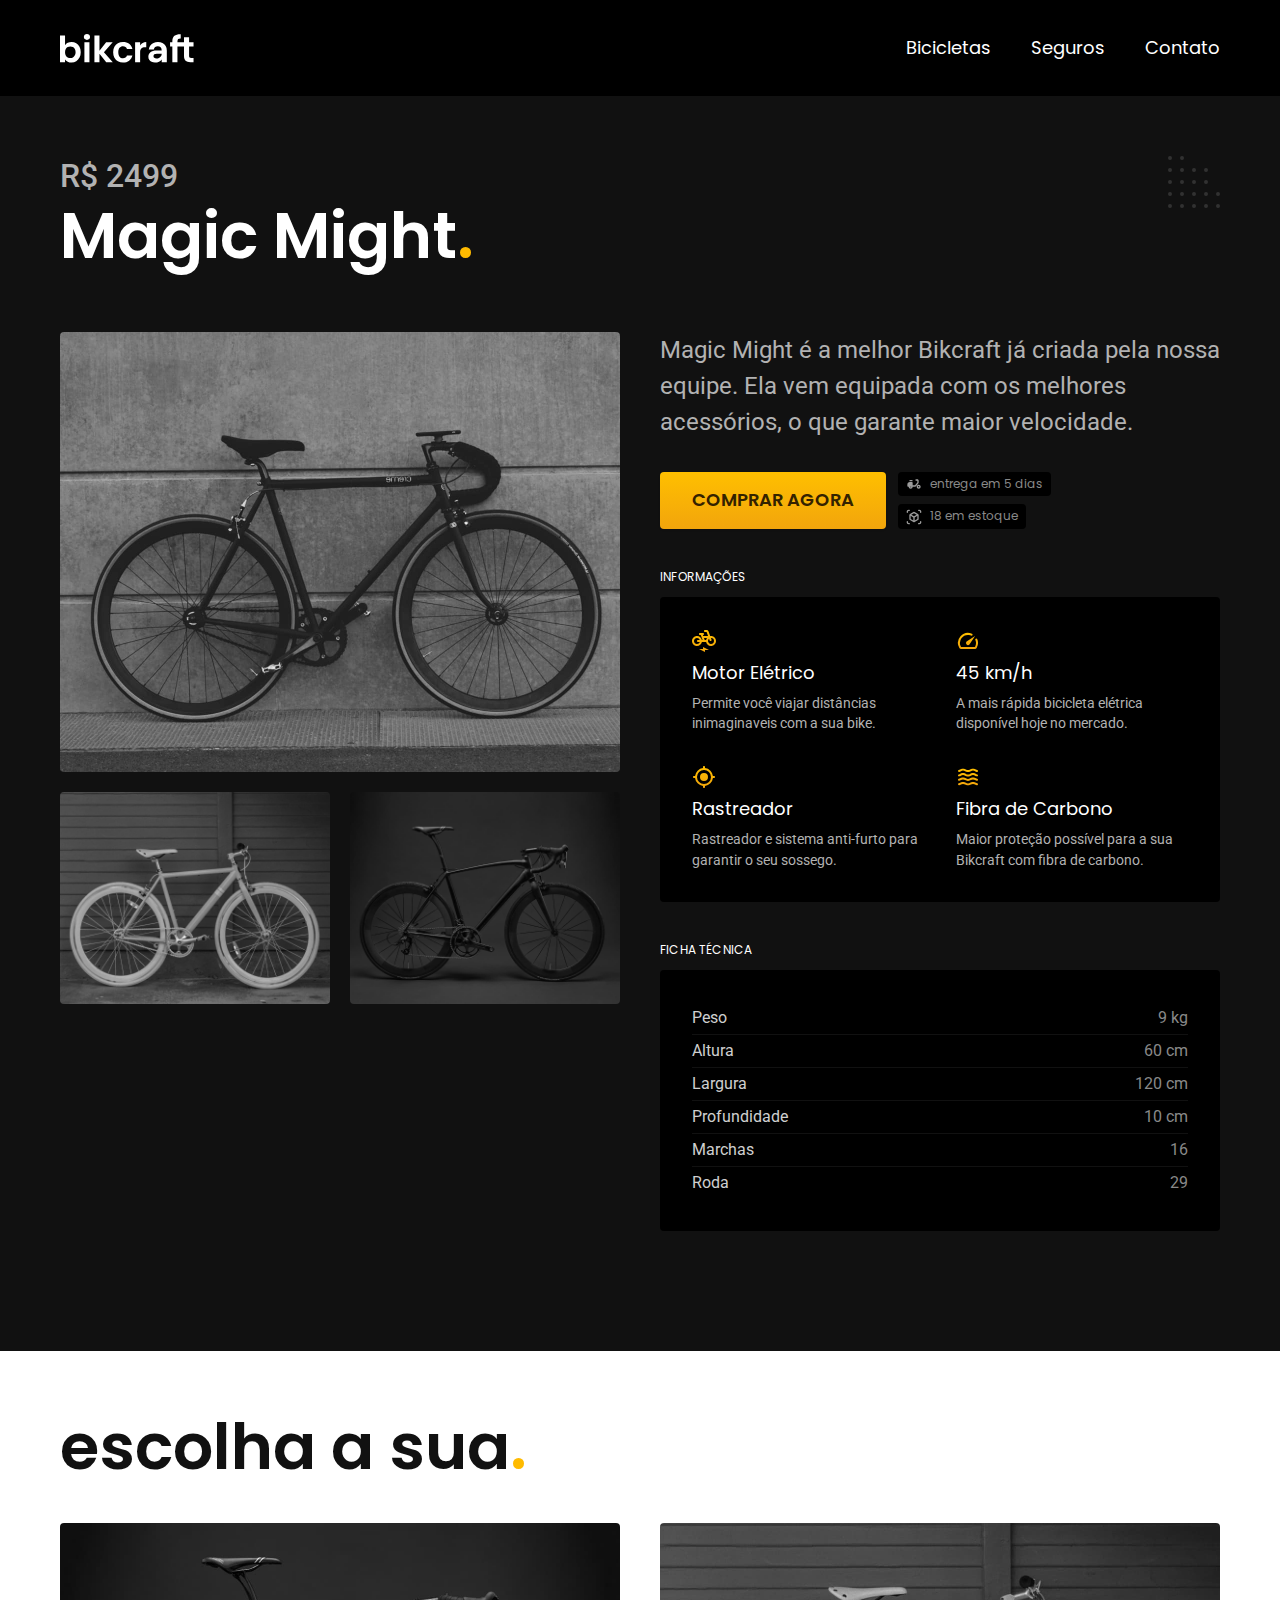
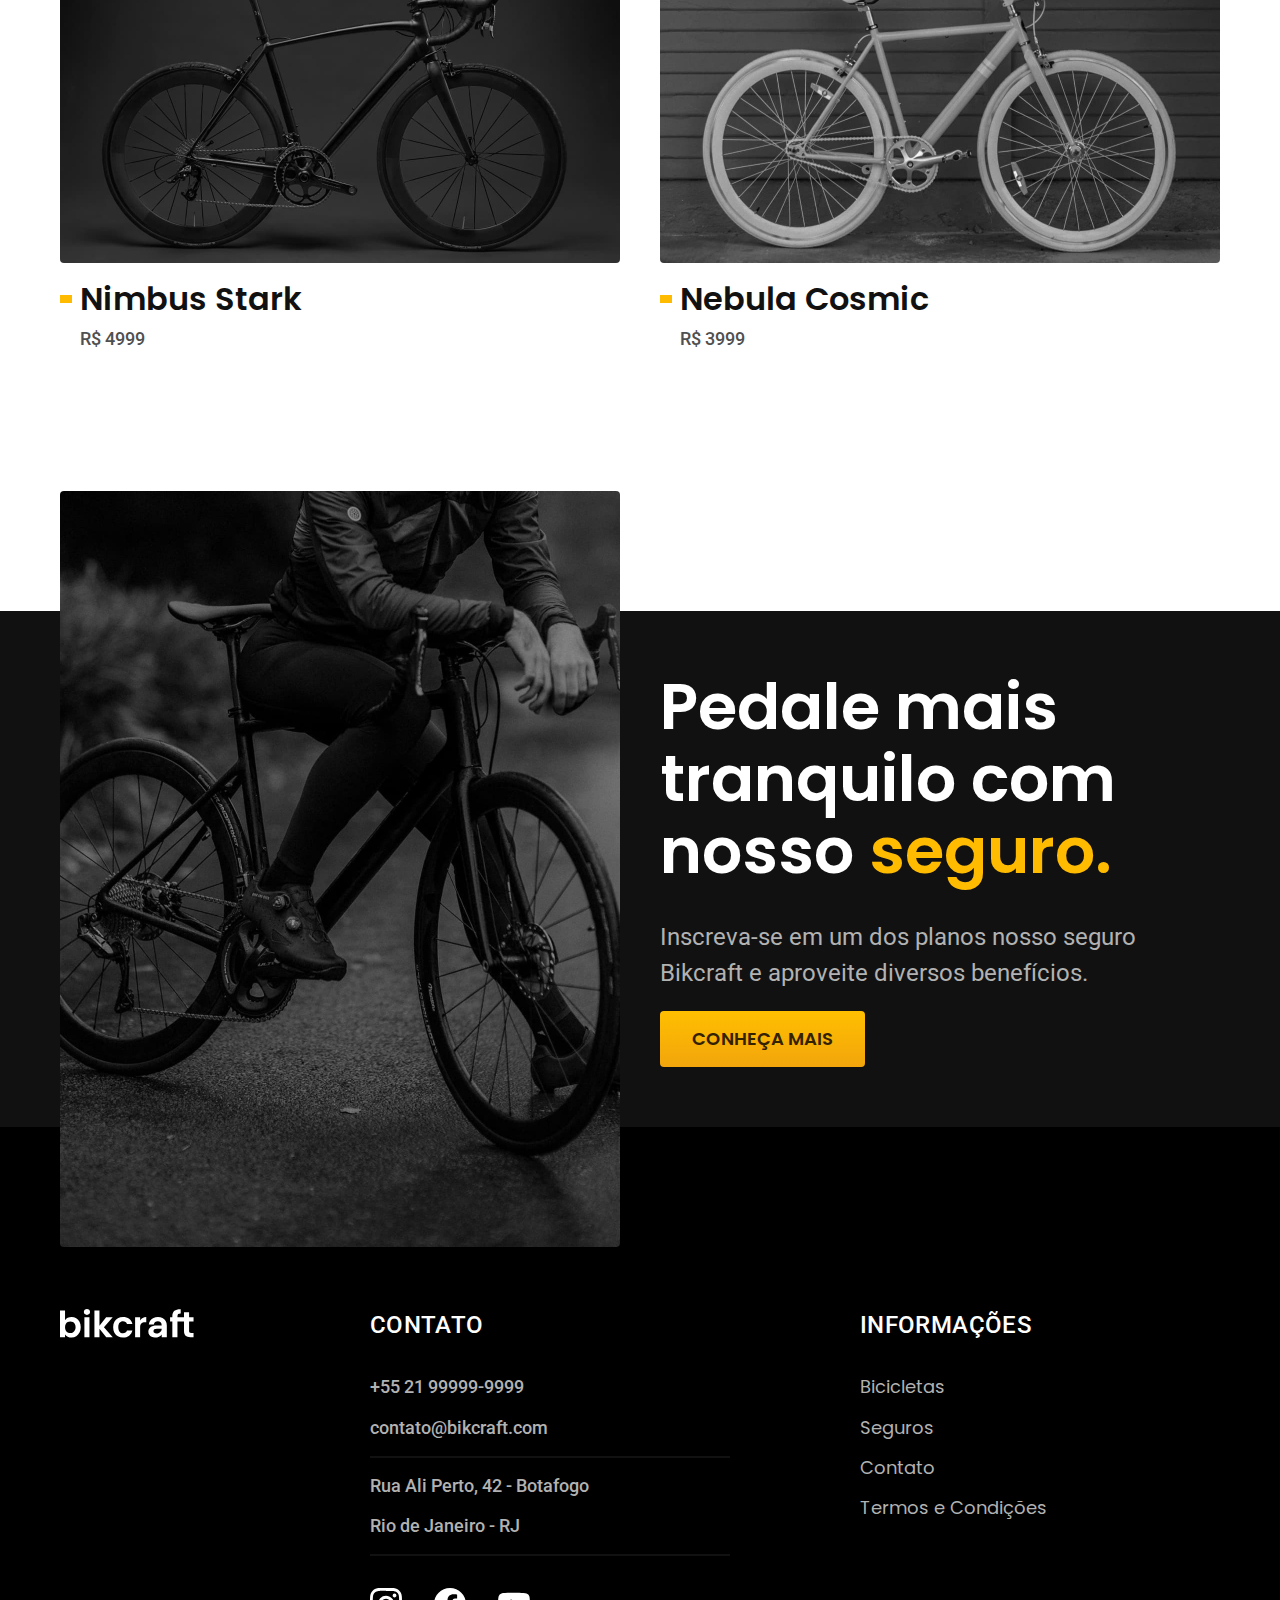
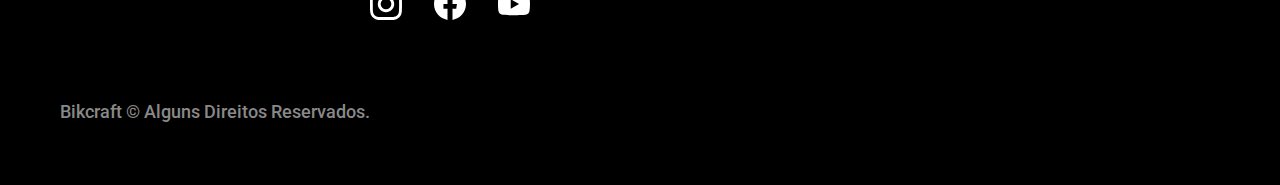
<file: bicicletas/magic.html>
<!DOCTYPE html>
<html lang="pt-br">

<head>
  <meta charset="UTF-8">
  <meta name="viewport" content="width=device-width, initial-scale=1.0">
  <title>Magic Might - Bikcraft</title>
  <meta name="description" content="Magic Might">
  <link rel="icon" href="../favicon.svg" type="image/svg+xml">
  <link rel="stylesheet" href="../css/style.min.css">
  <link rel="preconnect" href="https://fonts.googleapis.com">
  <link rel="preconnect" href="https://fonts.gstatic.com" crossorigin="">
  <link href="https://fonts.googleapis.com/css2?family=Merriweather:ital,wght@1,900&amp;family=Poppins:wght@400;600&amp;family=Roboto:wght@500&amp;display=swap" rel="stylesheet">
  <script>document.documentElement.classList.add('js');</script>
</head>

<body id="bicicleta">
  <header class="header-bg">
    <div class="header container">
      <a href="../"><img src="../img/bikcraft.svg" alt="Bikcraft"></a>
      <nav aria-label="primaria">
        <ul class="header-menu font-1-m cor-0">
          <li><a href="../bicicletas.html">Bicicletas</a></li>
          <li><a href="../seguros.html">Seguros</a></li>
          <li><a href="../contato.html">Contato</a></li>
        </ul>
      </nav>
    </div>
  </header>

  <main class="titulo-bg">
    <div>
      <div class="titulo container">
        <p class="font-2-xl cor-5">R$ 2499</p>
        <h1 class="font-1-xxl cor-0">Magic Might<span class="cor-p1">.</span></h1>
      </div>
    </div>
    <div class="bicicleta container">
      <div class="bicicleta-imagens">
        <img src="../img/bicicleta/nimbus2.jpg" alt="Bicicleta Preta">
        <img src="../img/bicicleta/nimbus3.jpg" alt="Bicicleta Branca">
        <img src="../img/bicicleta/nimbus1.jpg" alt="Bicicleta Preta">
      </div>
      <div class="bicicleta-conteudo">
        <p class="font-2-l cor-5">Magic Might é a melhor Bikcraft já criada pela nossa equipe. Ela vem equipada com os melhores acessórios, o que garante maior velocidade.</p>
        <div class="bicicleta-comprar">
          <a class="botao" href="../orcamento.html?tipo=bikcraft&produto=magic">Comprar Agora</a>
          <span class="font-1-xs cor-6"><img src="../img/icones/entrega.svg" alt=""> entrega em 5 dias</span>
          <span class="font-1-xs cor-6"><img src="../img/icones/estoque.svg" alt=""> 18 em estoque</span>
        </div>
        <h2 class="font-1-xs cor-0">Informações</h2>
        <ul class="bicicleta-informacoes">
          <li>
            <img src="../img/icones/eletrica.svg" alt="">
            <h3 class="font-1-m cor-0">Motor Elétrico</h3>
            <p class="font-2-xs cor-5">Permite você viajar distâncias inimaginaveis com a sua bike.</p>
          </li>
          <li>
            <img src="../img/icones/velocidade.svg" alt="">
            <h3 class="font-1-m cor-0">45 km/h</h3>
            <p class="font-2-xs cor-5">A mais rápida bicicleta elétrica disponível hoje no mercado.</p>
          </li>
          <li>
            <img src="../img/icones/rastreador.svg" alt="">
            <h3 class="font-1-m cor-0">Rastreador</h3>
            <p class="font-2-xs cor-5">Rastreador e sistema anti-furto para garantir o seu sossego.</p>
          </li>
          <li>
            <img src="../img/icones/carbono.svg" alt="">
            <h3 class="font-1-m cor-0">Fibra de Carbono</h3>
            <p class="font-2-xs cor-5">Maior proteção possível para a sua Bikcraft com fibra de carbono.</p>
          </li>

        </ul>
        <h2 class="font-1-xs cor-0">Ficha técnica</h2>
        <ul class="bicicleta-ficha font-2-s cor-4">
          <li>Peso <span>9 kg</span></li>
          <li>Altura <span>60 cm</span></li>
          <li>Largura <span>120 cm</span></li>
          <li>Profundidade <span>10 cm</span></li>
          <li>Marchas <span>16</span></li>
          <li>Roda <span>29</span></li>
        </ul>
      </div>


    </div>
  </main>

  <article class="bicicletas-lista container">
    <h2 class="font-1-xxl">escolha a sua<span class="cor-p1">.</span></h2>

    <ul>
      <li>
        <a href="./nimbus.html">
          <img src="../img/bicicletas/nimbus.jpg" alt="Bicicleta Preta">
          <h3 class="font-1-xl">Nimbus Stark</h3>
          <span class="font-2-m cor-8">R$ 4999</span>
        </a>
      </li>
      <li>
        <a href="./nebula.html">
          <img src="../img/bicicletas/nebula.jpg" alt="Bicicleta Branca">
          <h3 class="font-1-xl">Nebula Cosmic</h3>
          <span class="font-2-m cor-8">R$ 3999</span>
        </a>
      </li>
    </ul>
  </article>

  <article class="seguro-bg">
    <div class="seguro container">
      <div class="seguro-imagem">
        <img src="../img/fotos/seguros.jpg" alt="Pessoa para em cima de uma bicicleta">
      </div>
      <div class="seguro-conteudo">
        <h2 class="font-1-xxl cor-0">Pedale mais tranquilo com nosso <span class="cor-p1"> seguro.</span></h2>
        <p class="font-2-l cor-5">Inscreva-se em um dos planos nosso seguro Bikcraft e aproveite diversos benefícios.</p>
        <a class="botao" href="../seguros.html">Conheça Mais</a>
      </div>
    </div>
  </article>

  <footer class="footer-bg">
    <div class="footer container">
      <img src="../img/bikcraft.svg" alt="Bikcraft">
      <div class="footer-contato">
        <h3 class="font-2-l-b cor-0">Contato</h3>
        <ul class="font-2-m cor-5">
          <li><a href="tel:+5521999999999">+55 21 99999-9999</a></li>
          <li><a href="mailto:contato@bikcraft.com">contato@bikcraft.com</a></li>
          <li>Rua Ali Perto, 42 - Botafogo</li>
          <li>Rio de Janeiro - RJ</li>
        </ul>
        <div class="footer-redes">
          <a href="../">
            <img src="../img/redes/instagram.svg" alt="Instagram">
          </a>
          <a href="../">
            <img src="../img/redes/facebook.svg" alt="Facebook">
          </a>
          <a href="../">
            <img src="../img/redes/youtube.svg" alt="Youtube">
          </a>
        </div>
      </div>
      <div class="footer-informacoes">
        <h3 class="font-2-l-b cor-0">Informações</h3>
        <nav>
          <ul class="font-1-m cor-5">
            <li><a href="../bicicletas.html">Bicicletas</a></li>
            <li><a href="../seguros.html">Seguros</a></li>
            <li><a href="../contato.html">Contato</a></li>
            <li><a href="../termos.html">Termos e Condições</a></li>
          </ul>
        </nav>
      </div>
      <p class="footer-copy font-2-m cor-6">Bikcraft © Alguns Direitos Reservados.</p>
    </div>
  </footer>
  <script src="../js/script.js"></script>
</body>

</html>
</file>
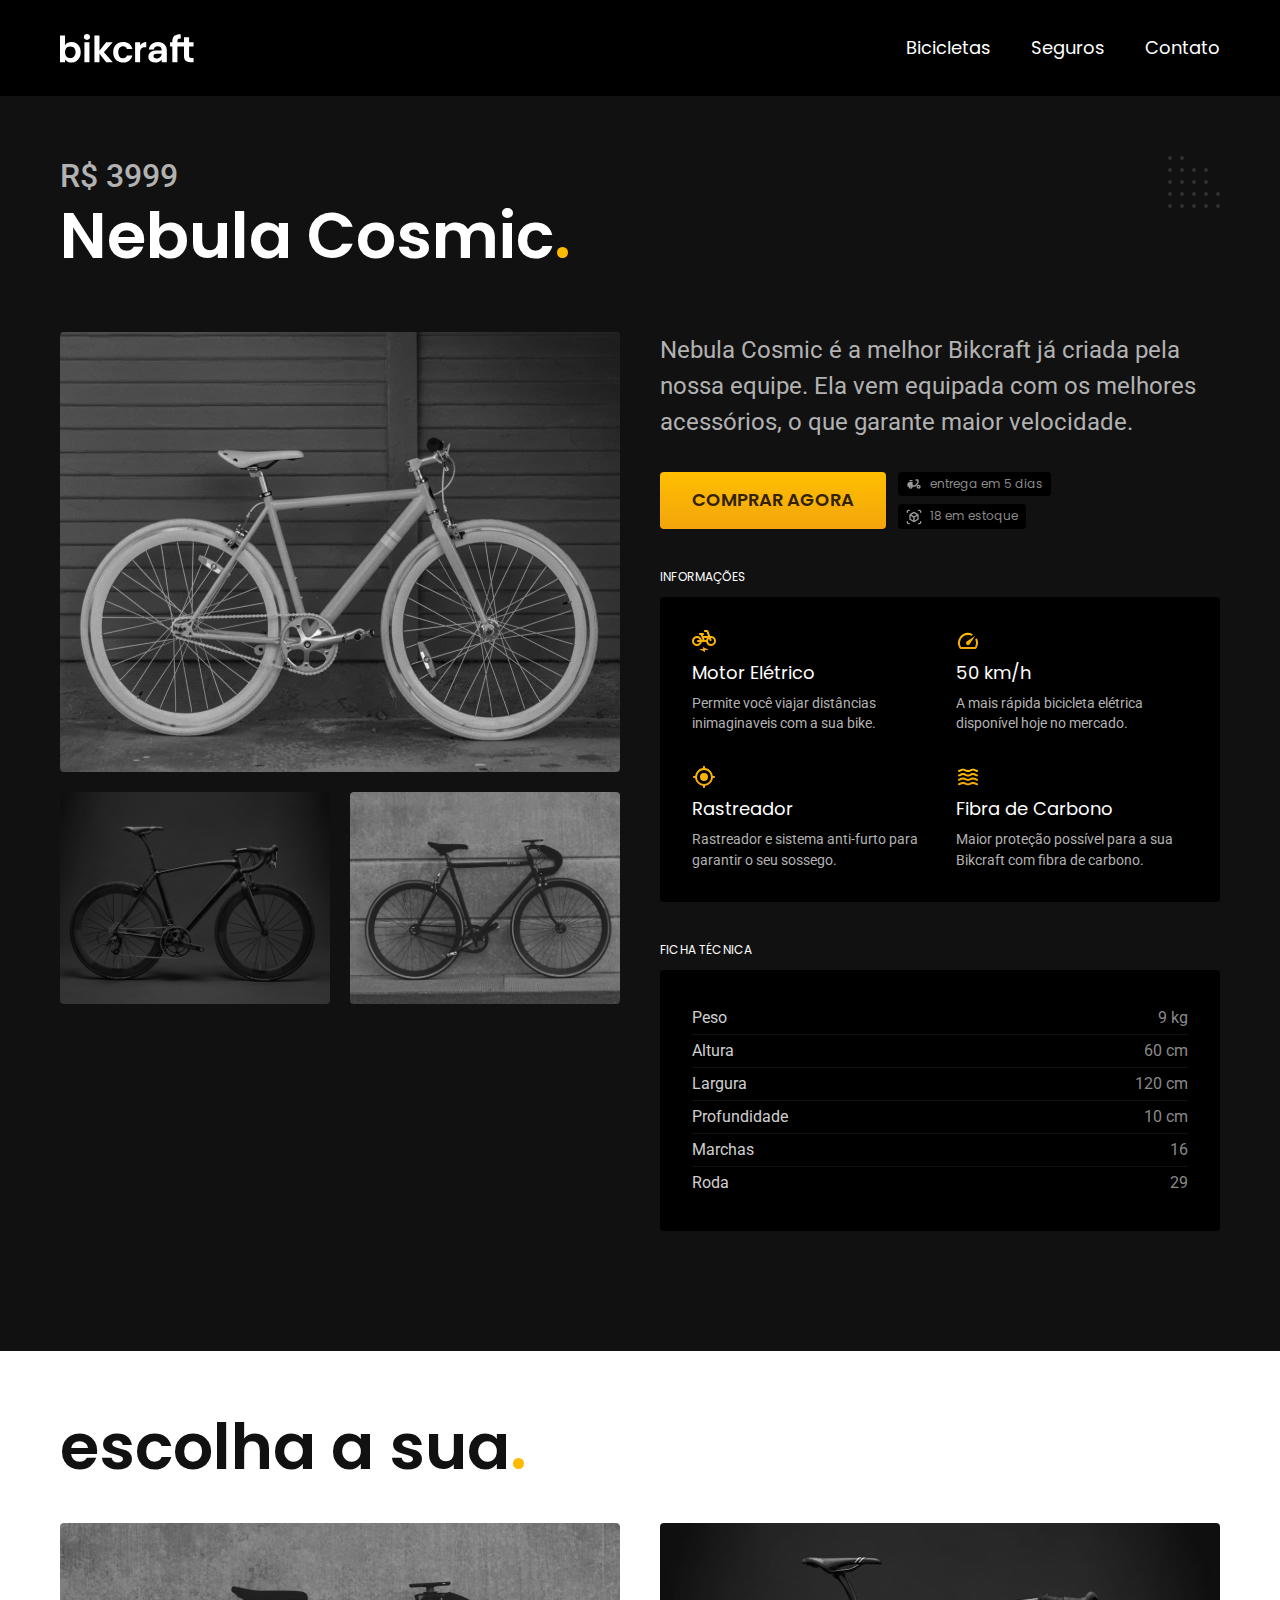
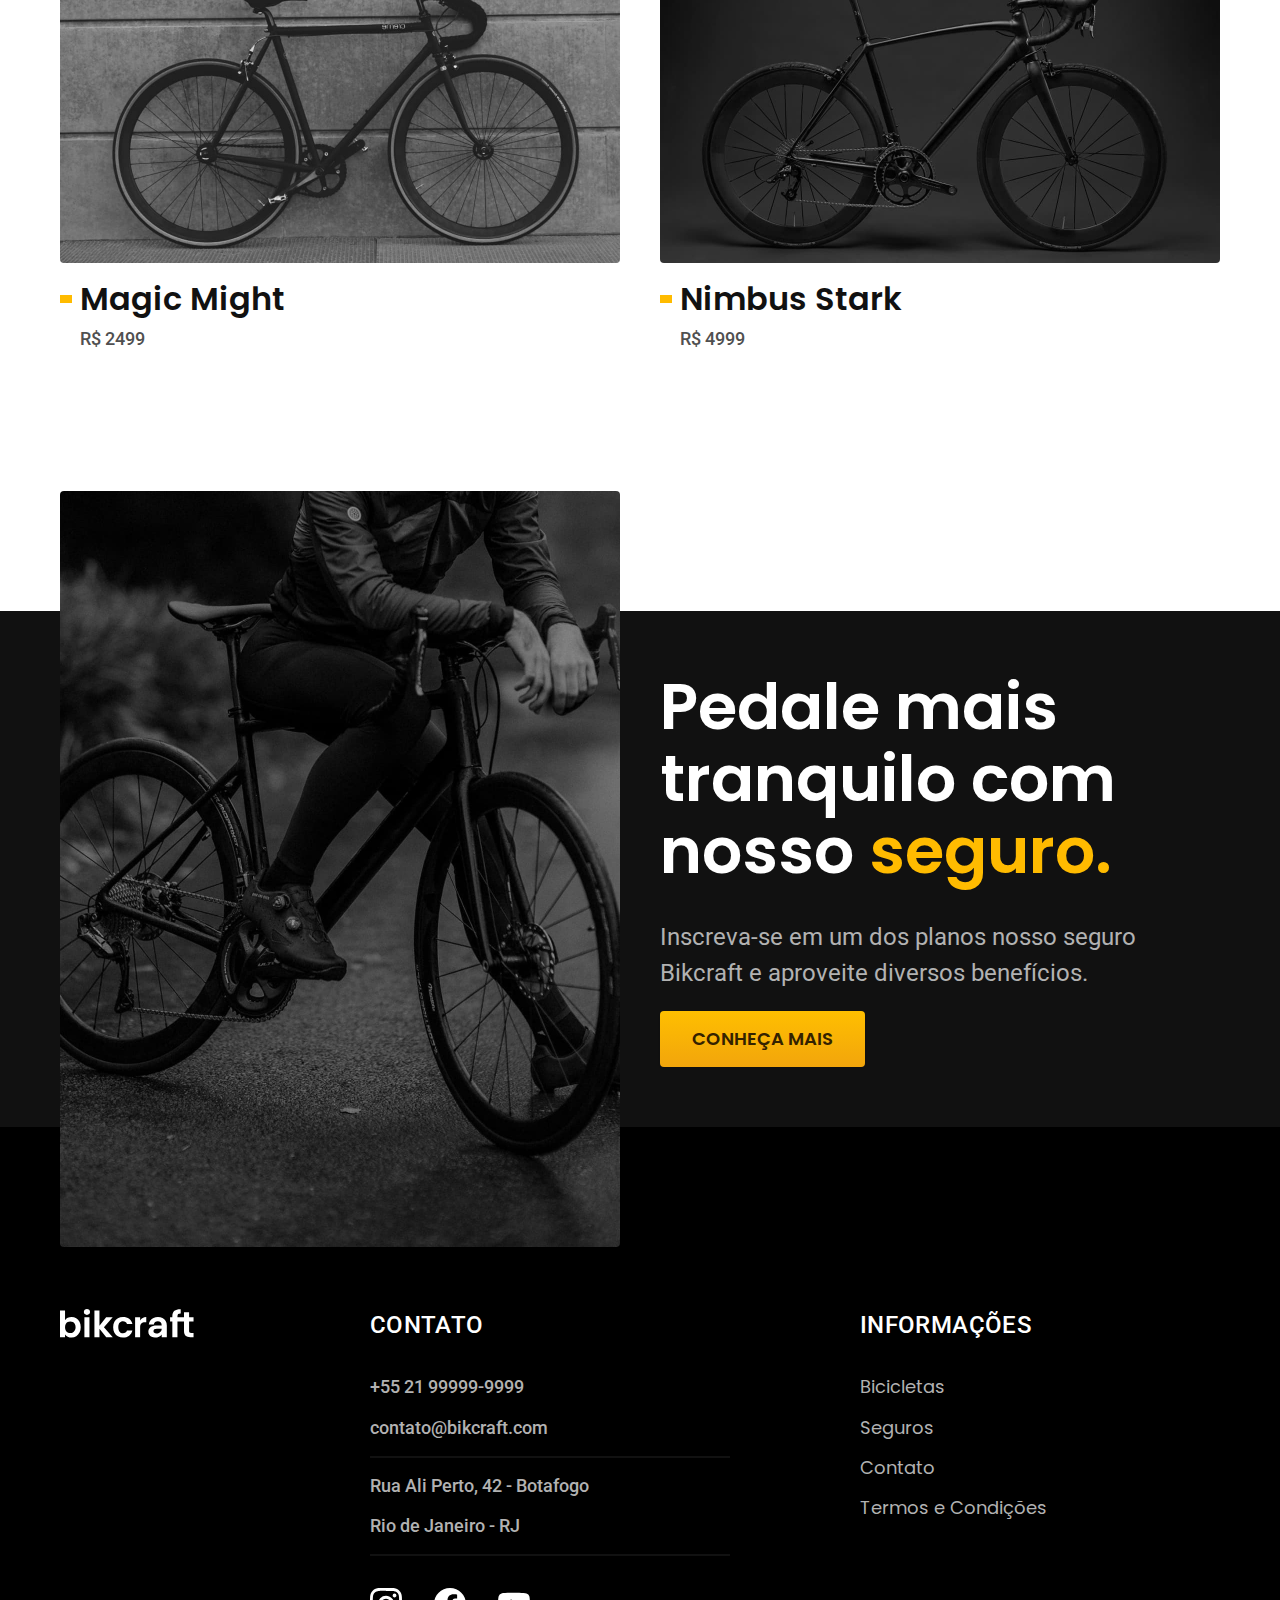
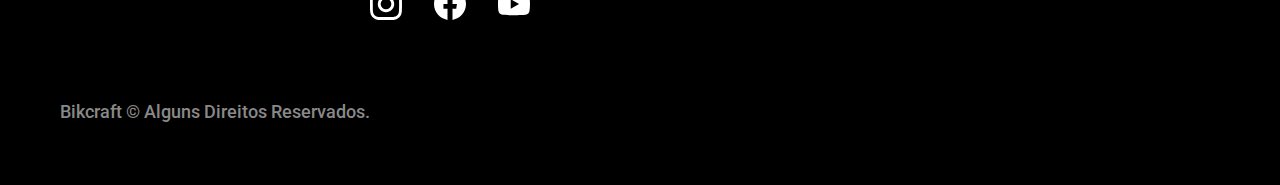
<file: bicicletas/nebula.html>
<!DOCTYPE html>
<html lang="pt-br">

<head>
  <meta charset="UTF-8">
  <meta name="viewport" content="width=device-width, initial-scale=1.0">
  <title>Nebula Cosmic - Bikcraft</title>
  <meta name="description" content="Nebula Cosmic">

  <link rel="icon" href="../favicon.svg" type="image/svg+xml">
  <link rel="stylesheet" href="../css/style.min.css">
  <link rel="preconnect" href="https://fonts.googleapis.com">
  <link rel="preconnect" href="https://fonts.gstatic.com" crossorigin="">
  <link href="https://fonts.googleapis.com/css2?family=Merriweather:ital,wght@1,900&amp;family=Poppins:wght@400;600&amp;family=Roboto:wght@500&amp;display=swap" rel="stylesheet">
  <script>document.documentElement.classList.add('js');</script>
</head>

<body id="bicicleta">
  <header class="header-bg">
    <div class="header container">
      <a href="../"><img src="../img/bikcraft.svg" alt="Bikcraft"></a>
      <nav aria-label="primaria">
        <ul class="header-menu font-1-m cor-0">
          <li><a href="../bicicletas.html">Bicicletas</a></li>
          <li><a href="../seguros.html">Seguros</a></li>
          <li><a href="../contato.html">Contato</a></li>
        </ul>
      </nav>
    </div>
  </header>

  <main class="titulo-bg">
    <div>
      <div class="titulo container">
        <p class="font-2-xl cor-5">R$ 3999</p>
        <h1 class="font-1-xxl cor-0">Nebula Cosmic<span class="cor-p1">.</span></h1>
      </div>
    </div>
    <div class="bicicleta container">
      <div class="bicicleta-imagens">
        <img src="../img/bicicleta/nimbus3.jpg" alt="Bicicleta Branca">
        <img src="../img/bicicleta/nimbus1.jpg" alt="Bicicleta Preta">
        <img src="../img/bicicleta/nimbus2.jpg" alt="Bicicleta Preta">
      </div>
      <div class="bicicleta-conteudo">
        <p class="font-2-l cor-5">Nebula Cosmic é a melhor Bikcraft já criada pela nossa equipe. Ela vem equipada com os melhores acessórios, o que garante maior velocidade.</p>
        <div class="bicicleta-comprar">
          <a class="botao" href="../orcamento.html?tipo=bikcraft&produto=nebula">Comprar Agora</a>
          <span class="font-1-xs cor-6"><img src="../img/icones/entrega.svg" alt=""> entrega em 5 dias</span>
          <span class="font-1-xs cor-6"><img src="../img/icones/estoque.svg" alt=""> 18 em estoque</span>
        </div>
        <h2 class="font-1-xs cor-0">Informações</h2>
        <ul class="bicicleta-informacoes">
          <li>
            <img src="../img/icones/eletrica.svg" alt="">
            <h3 class="font-1-m cor-0">Motor Elétrico</h3>
            <p class="font-2-xs cor-5">Permite você viajar distâncias inimaginaveis com a sua bike.</p>
          </li>
          <li>
            <img src="../img/icones/velocidade.svg" alt="">
            <h3 class="font-1-m cor-0">50 km/h</h3>
            <p class="font-2-xs cor-5">A mais rápida bicicleta elétrica disponível hoje no mercado.</p>
          </li>
          <li>
            <img src="../img/icones/rastreador.svg" alt="">
            <h3 class="font-1-m cor-0">Rastreador</h3>
            <p class="font-2-xs cor-5">Rastreador e sistema anti-furto para garantir o seu sossego.</p>
          </li>
          <li>
            <img src="../img/icones/carbono.svg" alt="">
            <h3 class="font-1-m cor-0">Fibra de Carbono</h3>
            <p class="font-2-xs cor-5">Maior proteção possível para a sua Bikcraft com fibra de carbono.</p>
          </li>

        </ul>
        <h2 class="font-1-xs cor-0">Ficha técnica</h2>
        <ul class="bicicleta-ficha font-2-s cor-4">
          <li>Peso <span>9 kg</span></li>
          <li>Altura <span>60 cm</span></li>
          <li>Largura <span>120 cm</span></li>
          <li>Profundidade <span>10 cm</span></li>
          <li>Marchas <span>16</span></li>
          <li>Roda <span>29</span></li>
        </ul>
      </div>


    </div>
  </main>

  <article class="bicicletas-lista container">
    <h2 class="font-1-xxl">escolha a sua<span class="cor-p1">.</span></h2>

    <ul>
      <li>
        <a href="./magic.html">
          <img src="../img/bicicletas/magic.jpg" alt="Bicicleta Preta">
          <h3 class="font-1-xl">Magic Might</h3>
          <span class="font-2-m cor-8">R$ 2499</span>
        </a>
      </li>
      <li>
        <a href="./nimbus.html">
          <img src="../img/bicicletas/nimbus.jpg" alt="Bicicleta Preta">
          <h3 class="font-1-xl">Nimbus Stark</h3>
          <span class="font-2-m cor-8">R$ 4999</span>
        </a>
      </li>
    </ul>
  </article>

  <article class="seguro-bg">
    <div class="seguro container">
      <div class="seguro-imagem">
        <img src="../img/fotos/seguros.jpg" alt="Pessoa para em cima de uma bicicleta">
      </div>
      <div class="seguro-conteudo">
        <h2 class="font-1-xxl cor-0">Pedale mais tranquilo com nosso <span class="cor-p1"> seguro.</span></h2>
        <p class="font-2-l cor-5">Inscreva-se em um dos planos nosso seguro Bikcraft e aproveite diversos benefícios.</p>
        <a class="botao" href="../seguros.html">Conheça Mais</a>
      </div>
    </div>
  </article>

  <footer class="footer-bg">
    <div class="footer container">
      <img src="../img/bikcraft.svg" alt="Bikcraft">
      <div class="footer-contato">
        <h3 class="font-2-l-b cor-0">Contato</h3>
        <ul class="font-2-m cor-5">
          <li><a href="tel:+5521999999999">+55 21 99999-9999</a></li>
          <li><a href="mailto:contato@bikcraft.com">contato@bikcraft.com</a></li>
          <li>Rua Ali Perto, 42 - Botafogo</li>
          <li>Rio de Janeiro - RJ</li>
        </ul>
        <div class="footer-redes">
          <a href="../">
            <img src="../img/redes/instagram.svg" alt="Instagram">
          </a>
          <a href="../">
            <img src="../img/redes/facebook.svg" alt="Facebook">
          </a>
          <a href="../">
            <img src="../img/redes/youtube.svg" alt="Youtube">
          </a>
        </div>
      </div>
      <div class="footer-informacoes">
        <h3 class="font-2-l-b cor-0">Informações</h3>
        <nav>
          <ul class="font-1-m cor-5">
            <li><a href="../bicicletas.html">Bicicletas</a></li>
            <li><a href="../seguros.html">Seguros</a></li>
            <li><a href="../contato.html">Contato</a></li>
            <li><a href="../termos.html">Termos e Condições</a></li>
          </ul>
        </nav>
      </div>
      <p class="footer-copy font-2-m cor-6">Bikcraft © Alguns Direitos Reservados.</p>
    </div>
  </footer>
  <script src="../js/script.js"></script>
</body>

</html>
</file>
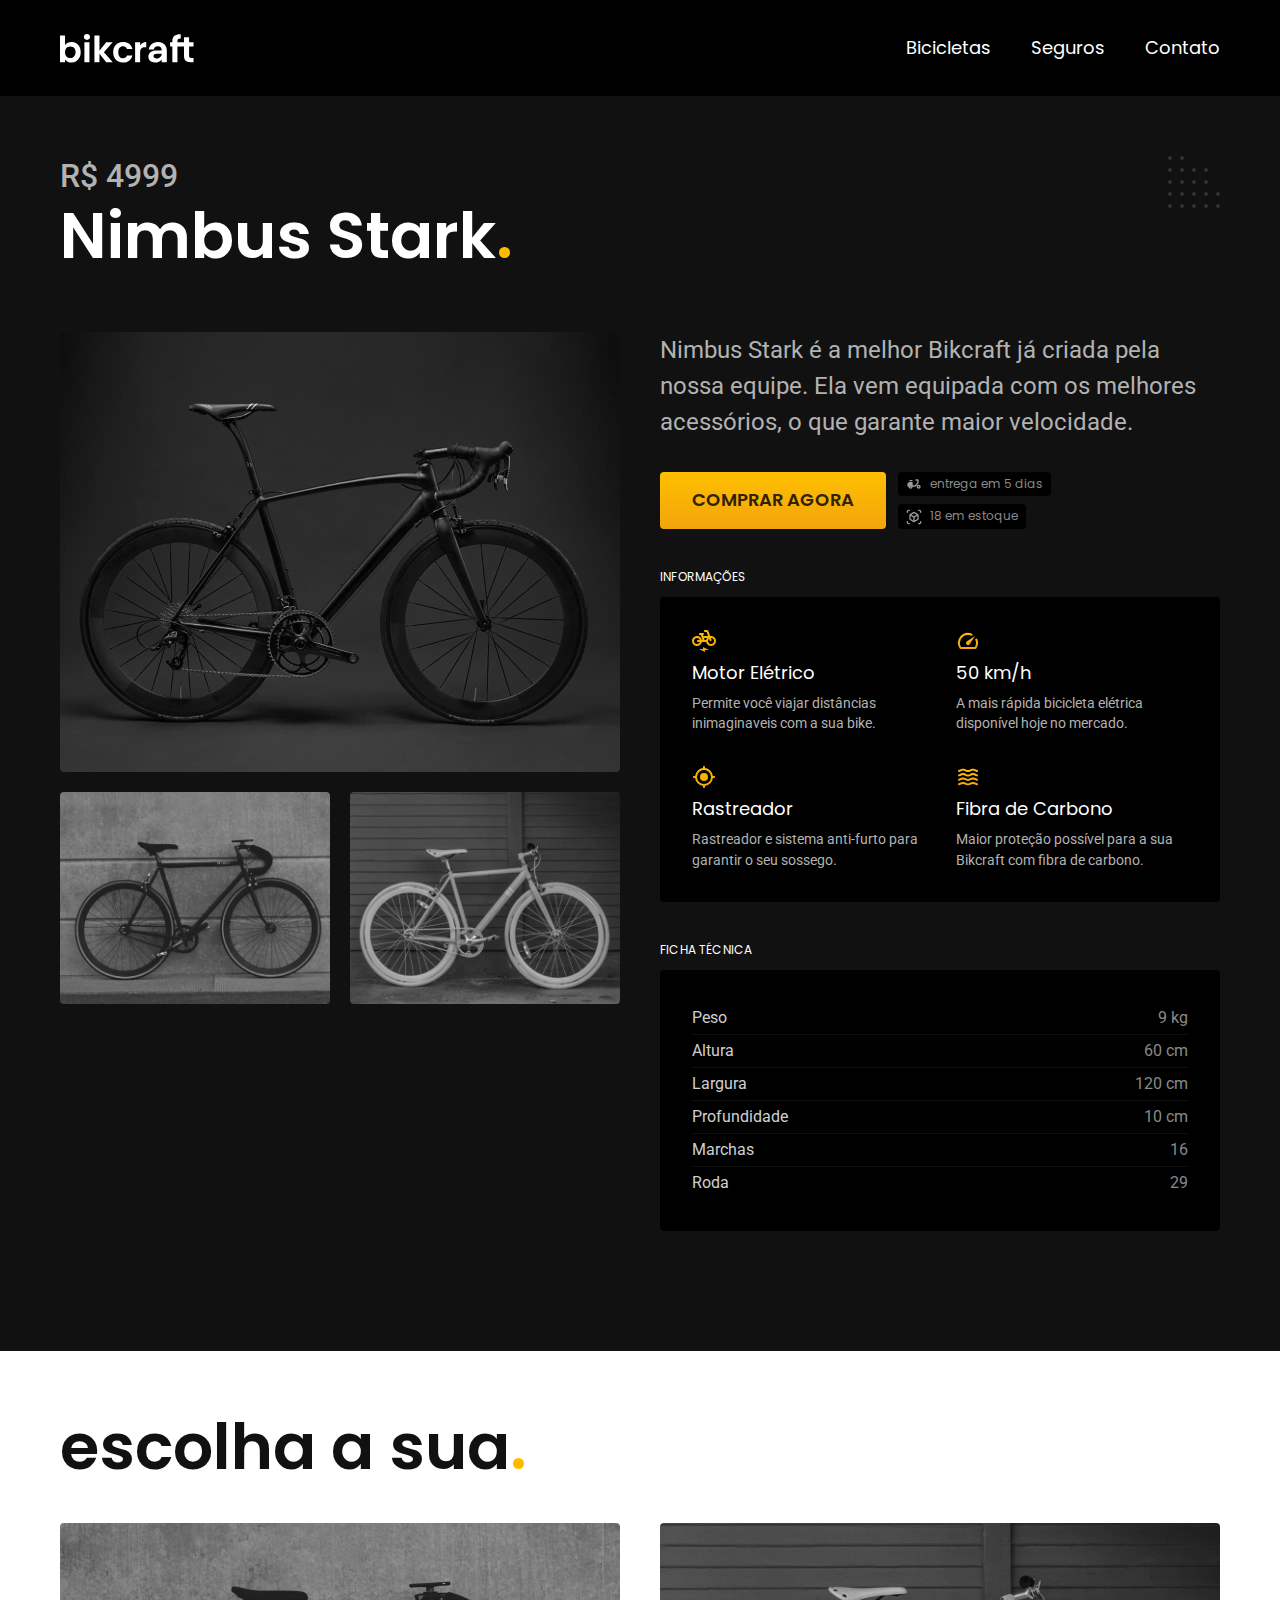
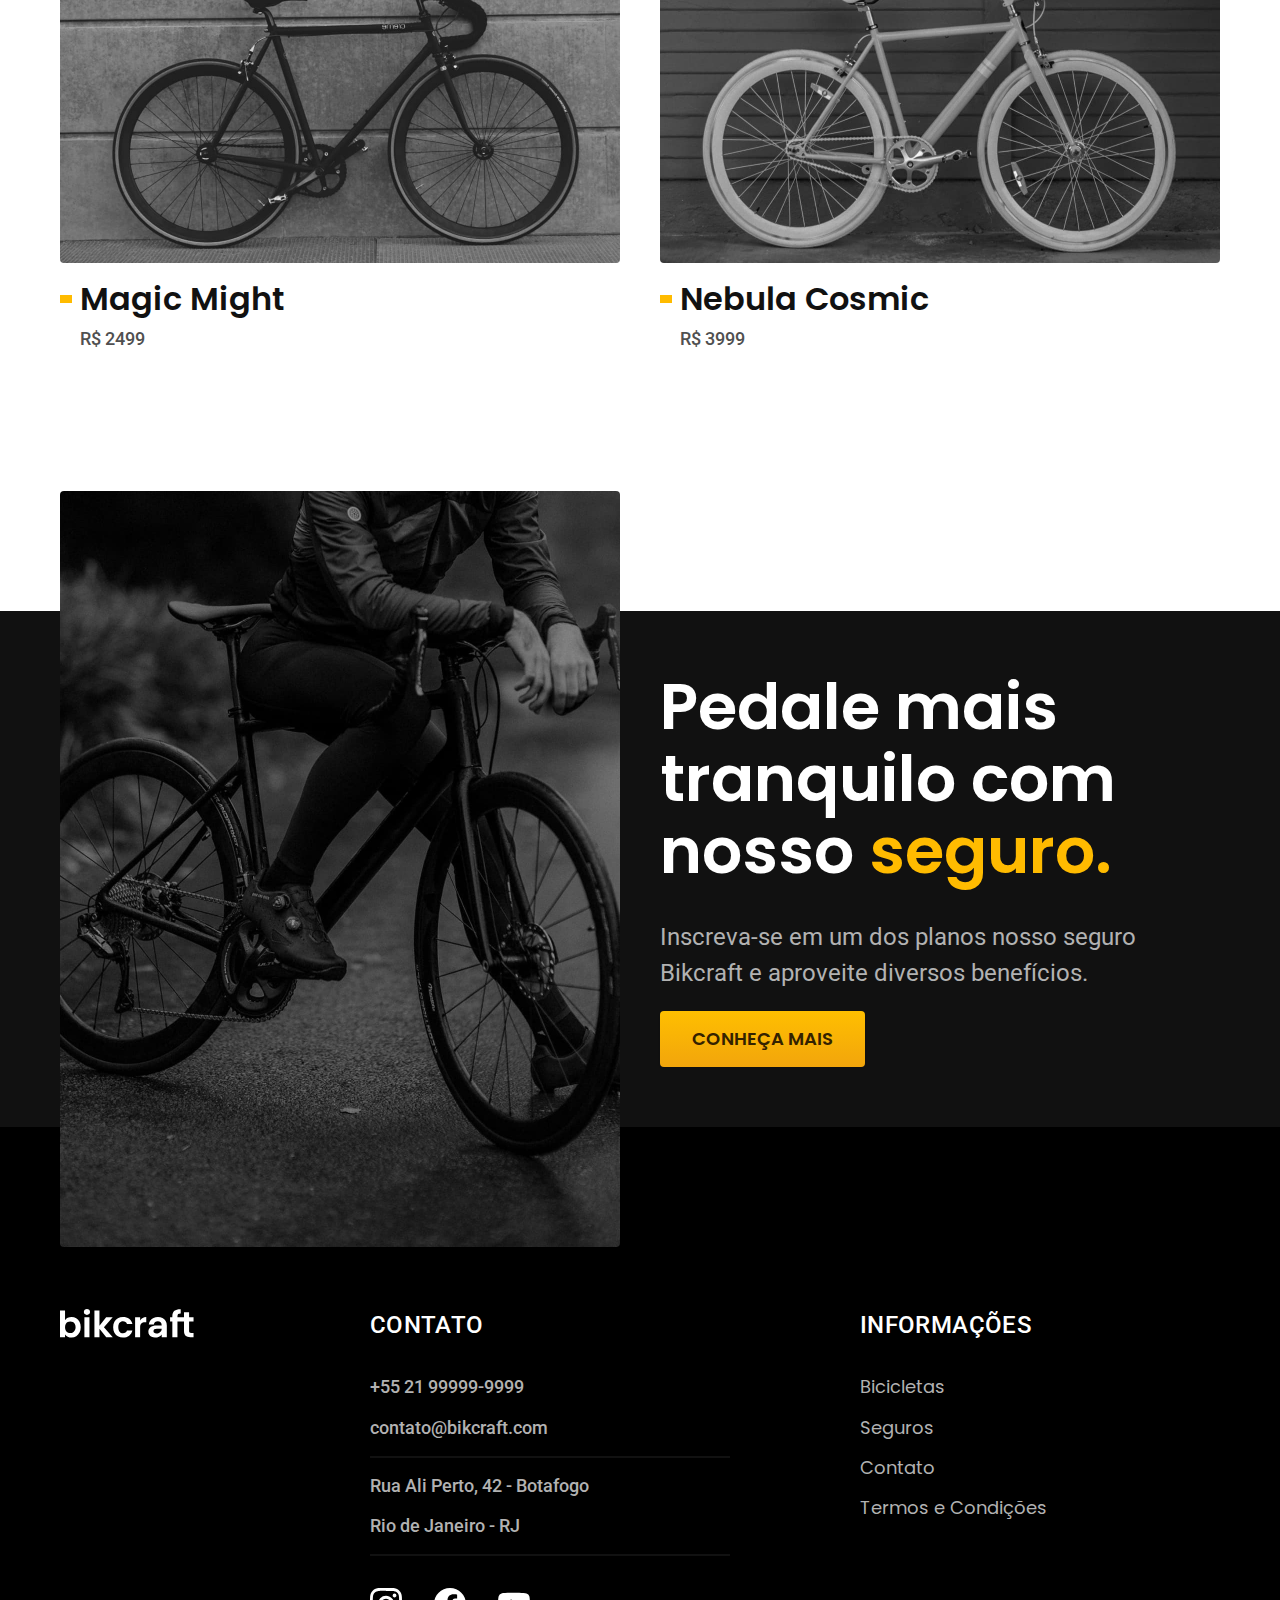
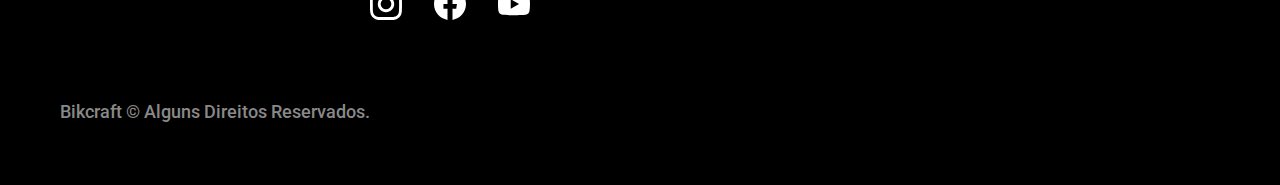
<file: bicicletas/nimbus.html>
<!DOCTYPE html>
<html lang="pt-br">

<head>
  <meta charset="UTF-8">
  <meta name="viewport" content="width=device-width, initial-scale=1.0">
  <title>Nimbus Stark - Bikcraft</title>
  <meta name="description" content="Nimbus Stark">

  <link rel="icon" href="../favicon.svg" type="image/svg+xml">
  <link rel="stylesheet" href="../css/style.min.css">
  <link rel="preconnect" href="https://fonts.googleapis.com">
  <link rel="preconnect" href="https://fonts.gstatic.com" crossorigin="">
  <link href="https://fonts.googleapis.com/css2?family=Merriweather:ital,wght@1,900&amp;family=Poppins:wght@400;600&amp;family=Roboto:wght@500&amp;display=swap" rel="stylesheet">
  <script>document.documentElement.classList.add('js');</script>
</head>

<body id="bicicleta">
  <header class="header-bg">
    <div class="header container">
      <a href="../"><img src="../img/bikcraft.svg" alt="Bikcraft"></a>
      <nav aria-label="primaria">
        <ul class="header-menu font-1-m cor-0">
          <li><a href="../bicicletas.html">Bicicletas</a></li>
          <li><a href="../seguros.html">Seguros</a></li>
          <li><a href="../contato.html">Contato</a></li>
        </ul>
      </nav>
    </div>
  </header>

  <main class="titulo-bg">
    <div>
      <div class="titulo container">
        <p class="font-2-xl cor-5">R$ 4999</p>
        <h1 class="font-1-xxl cor-0">Nimbus Stark<span class="cor-p1">.</span></h1>
      </div>
    </div>
    <div class="bicicleta container">
      <div class="bicicleta-imagens">
        <img src="../img/bicicleta/nimbus1.jpg" alt="Bicicleta Preta">
        <img src="../img/bicicleta/nimbus2.jpg" alt="Bicicleta Preta">
        <img src="../img/bicicleta/nimbus3.jpg" alt="Bicicleta Branca">
      </div>
      <div class="bicicleta-conteudo">
        <p class="font-2-l cor-5">Nimbus Stark é a melhor Bikcraft já criada pela nossa equipe. Ela vem equipada com os melhores acessórios, o que garante maior velocidade.</p>
        <div class="bicicleta-comprar">
          <a class="botao" href="../orcamento.html?tipo=bikcraft&produto=nimbus">Comprar Agora</a>
          <span class="font-1-xs cor-6"><img src="../img/icones/entrega.svg" alt=""> entrega em 5 dias</span>
          <span class="font-1-xs cor-6"><img src="../img/icones/estoque.svg" alt=""> 18 em estoque</span>
        </div>
        <h2 class="font-1-xs cor-0">Informações</h2>
        <ul class="bicicleta-informacoes">
          <li>
            <img src="../img/icones/eletrica.svg" alt="">
            <h3 class="font-1-m cor-0">Motor Elétrico</h3>
            <p class="font-2-xs cor-5">Permite você viajar distâncias inimaginaveis com a sua bike.</p>
          </li>
          <li>
            <img src="../img/icones/velocidade.svg" alt="">
            <h3 class="font-1-m cor-0">50 km/h</h3>
            <p class="font-2-xs cor-5">A mais rápida bicicleta elétrica disponível hoje no mercado.</p>
          </li>
          <li>
            <img src="../img/icones/rastreador.svg" alt="">
            <h3 class="font-1-m cor-0">Rastreador</h3>
            <p class="font-2-xs cor-5">Rastreador e sistema anti-furto para garantir o seu sossego.</p>
          </li>
          <li>
            <img src="../img/icones/carbono.svg" alt="">
            <h3 class="font-1-m cor-0">Fibra de Carbono</h3>
            <p class="font-2-xs cor-5">Maior proteção possível para a sua Bikcraft com fibra de carbono.</p>
          </li>

        </ul>
        <h2 class="font-1-xs cor-0">Ficha técnica</h2>
        <ul class="bicicleta-ficha font-2-s cor-4">
          <li>Peso <span>9 kg</span></li>
          <li>Altura <span>60 cm</span></li>
          <li>Largura <span>120 cm</span></li>
          <li>Profundidade <span>10 cm</span></li>
          <li>Marchas <span>16</span></li>
          <li>Roda <span>29</span></li>
        </ul>
      </div>


    </div>
  </main>

  <article class="bicicletas-lista container">
    <h2 class="font-1-xxl">escolha a sua<span class="cor-p1">.</span></h2>

    <ul>
      <li>
        <a href="./magic.html">
          <img src="../img/bicicletas/magic.jpg" alt="Bicicleta Preta">
          <h3 class="font-1-xl">Magic Might</h3>
          <span class="font-2-m cor-8">R$ 2499</span>
        </a>
      </li>

      <li>
        <a href="./nebula.html">
          <img src="../img/bicicletas/nebula.jpg" alt="Bicicleta Branca">
          <h3 class="font-1-xl">Nebula Cosmic</h3>
          <span class="font-2-m cor-8">R$ 3999</span>
        </a>
      </li>
    </ul>
  </article>

  <article class="seguro-bg">
    <div class="seguro container">
      <div class="seguro-imagem">
        <img src="../img/fotos/seguros.jpg" alt="Pessoa para em cima de uma bicicleta">
      </div>
      <div class="seguro-conteudo">
        <h2 class="font-1-xxl cor-0">Pedale mais tranquilo com nosso <span class="cor-p1"> seguro.</span></h2>
        <p class="font-2-l cor-5">Inscreva-se em um dos planos nosso seguro Bikcraft e aproveite diversos benefícios.</p>
        <a class="botao" href="../seguros.html">Conheça Mais</a>
      </div>
    </div>
  </article>

  <footer class="footer-bg">
    <div class="footer container">
      <img src="../img/bikcraft.svg" alt="Bikcraft">
      <div class="footer-contato">
        <h3 class="font-2-l-b cor-0">Contato</h3>
        <ul class="font-2-m cor-5">
          <li><a href="tel:+5521999999999">+55 21 99999-9999</a></li>
          <li><a href="mailto:contato@bikcraft.com">contato@bikcraft.com</a></li>
          <li>Rua Ali Perto, 42 - Botafogo</li>
          <li>Rio de Janeiro - RJ</li>
        </ul>
        <div class="footer-redes">
          <a href="../">
            <img src="../img/redes/instagram.svg" alt="Instagram">
          </a>
          <a href="../">
            <img src="../img/redes/facebook.svg" alt="Facebook">
          </a>
          <a href="../">
            <img src="../img/redes/youtube.svg" alt="Youtube">
          </a>
        </div>
      </div>
      <div class="footer-informacoes">
        <h3 class="font-2-l-b cor-0">Informações</h3>
        <nav>
          <ul class="font-1-m cor-5">
            <li><a href="../bicicletas.html">Bicicletas</a></li>
            <li><a href="../seguros.html">Seguros</a></li>
            <li><a href="../contato.html">Contato</a></li>
            <li><a href="../termos.html">Termos e Condições</a></li>
          </ul>
        </nav>
      </div>
      <p class="footer-copy font-2-m cor-6">Bikcraft © Alguns Direitos Reservados.</p>
    </div>
  </footer>
  <script src="../js/script.js"></script>
</body>

</html>
</file>
<file: css/style.min.css>
body{margin:0;font-family:Arial,Helvetica,sans-serif;color:#111}ul{margin:0;padding:0;list-style:none}blockquote,dd,h1,h2,h3,h4,p,ul{margin:0}a{text-decoration:none;color:inherit}img{max-width:100%;height:auto;display:block}img[src$=".jpg"]{border-radius:4px}.font-1-xs{font:400 0.75rem/1.35 Poppins,sans-serif}.font-2-xs{font:400 0.875rem/1.43 Roboto,sans-serif}.font-1-s{font:400 1rem/1.5 Poppins,sans-serif}.font-2-s{font:400 1rem/1.5 Roboto,sans-serif}.font-1-m,.font-1-m-b{font:400 1.125rem/1.35 Poppins,sans-serif}.font-1-m-b{font-weight:600}.font-2-m{font:500 1.125rem/1.35 Roboto,sans-serif}.font-1-l{font:400 1.5rem/1.5 Poppins,sans-serif}.font-2-l,.font-2-l-b{font:400 1.5rem/1.5 Roboto,sans-serif}.font-2-l-b{font-weight:500;letter-spacing:.015em;text-transform:uppercase}.font-1-xl{font:600 2rem/1.25 Poppins,sans-serif}.font-2-xl{font:500 2rem/1.25 Roboto,sans-serif}.font-1-xxl{font:600 4rem/1.125 Poppins,sans-serif}@media (max-width:1200px){.font-1-xxl{font-size:3rem}.font-2-l,.font-2-l-b{font-size:1.125rem}}@media (max-width:800px){.font-1-xxl{font-size:2rem}.font-1-xl,.font-2-xl{font-size:1.5rem}}:root{--cor-0:#ffffff;--cor-1:#f7f7f7;--cor-2:#f0f0f0;--cor-3:#e2e2e2;--cor-4:#cfcfcf;--cor-5:#b2b2b2;--cor-6:#898989;--cor-7:#6c6c6c;--cor-8:#505050;--cor-9:#333333;--cor-10:#2e2e2e;--cor-11:#111111;--cor-12:#000000;--cor-p1:#ffbb00;--cor-p2:#e5a40b;--cor-p3:#a66f00;--cor-p4:#664400;--cor-p5:#332200}.cor-0{color:var(--cor-0)}.cor-1{color:var(--cor-1)}.cor-2{color:var(--cor-2)}.cor-3{color:var(--cor-3)}.cor-4{color:var(--cor-4)}.cor-5{color:var(--cor-5)}.cor-6{color:var(--cor-6)}.cor-7{color:var(--cor-7)}.cor-8{color:var(--cor-8)}.cor-9{color:var(--cor-9)}.cor-10{color:var(--cor-10)}.cor-11{color:var(--cor-11)}.cor-12{color:var(--cor-12)}.cor-p1{color:var(--cor-p1)}.cor-p2{color:var(--cor-p2)}.cor-p3{color:var(--cor-p3)}.cor-p4{color:var(--cor-p4)}.cor-p5{color:var(--cor-p5)}.js .fadeInDown{transform:translate3d(0,-20px,0)}.js .fadeInUp{transform:translate3d(0,20px,0)}.js .fadeInRight{transform:translate3d(20px,0,0)}.js .fadeInLeft{transform:translate3d(-20px,0,0)}.js [data-anime]{opacity:0}.js .anime{opacity:1;transform:none;transition:transform .8s,opacity .8s}.header-bg{background-color:#000}.header{display:flex;flex-wrap:wrap;gap:20px;justify-content:space-between;align-items:center;padding-top:20px;padding-bottom:20px}.header-menu{display:flex;flex-wrap:wrap;gap:40px}.header-menu a{display:inline-block;padding:16px 0;position:relative}.header-menu a:after{content:"";display:block;height:2px;width:0%;background:var(--cor-0);margin-top:4px;transition:.3s;position:absolute}.header-menu a.ativo::after,.header-menu a:hover:after{width:100%}@media (max-width:800px){.header-menu{gap:20px}.header-menu a{background:var(--cor-11);padding:12px 16px;border-radius:4px}.header-menu a:hover{background-color:var(--cor-10)}.header-menu a:after{display:none}}@media (max-width:600px){.header-menu{gap:12px}.header-menu a{font-size:14px;padding:8px 12px}}.footer-bg{background-color:var(--cor-12)}.footer{display:grid;grid-template-columns:3fr 5fr 4fr;gap:40px;padding-top:60px;padding-bottom:60px}.footer h3{margin-bottom:32px}.footer li{margin-bottom:16px}.footer-contato ul{margin-bottom:32px}.footer a:hover{color:var(--cor-0)}.footer-contato li:nth-child(2n):after{content:"";display:block;max-width:360px;height:2px;background:var(--cor-11);margin-top:16px}.footer-redes{display:flex;gap:32px}.footer-copy{grid-column:1/-1;margin-top:40px}@media (max-width:800px){.footer>img{display:none}.footer{grid-template-columns:1fr 1fr}}@media (max-width:600px){.footer{grid-template-columns:1fr;gap:60px}.footer-copy{margin-top:0}}.container{box-sizing:border-box;max-width:1200px;padding-left:20px;padding-right:20px;margin-left:auto;margin-right:auto}.botao{display:inline-block;padding:16px 32px;background:linear-gradient(#ffbf00,#f2a50c);border-radius:4px;box-shadow:0 1px 2px rgba(0,0,0,.1);text-transform:uppercase;color:var(--cor-p5);font:600 1.125rem/1.35 Poppins,sans-serif;max-width:max-content;border:none;cursor:pointer}.botao.secundario{background:var(--cor-10);color:var(--cor-2)}.botao.secundario:hover{background:var(--cor-9)}.botao.seta{display:flex;align-items:center}.botao.seta::after{content:"";display:inline-block;width:18px;height:10px;margin-left:12px;background:url("../img/icones/seta.svg");transition:transform .2s}.botao.seta:hover:after{transform:translateX(4px)}.link{display:inline-block;color:var(--cor-p1);font:500 1.5rem/1.5 Poppins,sans-serif;text-transform:uppercase}.link::after{content:"";display:block;width:100%;height:4px;background-color:currentColor}.link:hover{color:var(--cor-0)}.botao:hover{background:linear-gradient(#ffb60d,#e59317)}@media (max-width:600px){.botao{padding:12px 16px;font-size:1rem}}.titulo-bg{padding-top:60px;padding-bottom:60px;background-color:var(--cor-11)}.titulo{background:url("../img/dec/top-right.svg") no-repeat top right 20px}.titulo p{margin-bottom:4px}@media (max-width:800px){.titulo-bg{padding-top:40px;padding-bottom:40px}.titulo p{font-size:1rem;font-weight:400}}.form{display:grid;grid-template-columns:1fr 1fr;gap:20px}.form label{display:block;font:400 1rem/1.5 Poppins,sans-serif;margin-bottom:4px}.form .col-2{grid-column:span 2}.form input[type=email],.form input[type=text],.form textarea{font:400 1rem/1.5 Roboto,sans-serif;background:var(--cor-1);border:1px solid var(--cor-2);padding:12px;border-radius:4px;width:100%;box-sizing:border-box}.form input[type=email]:focus,.form input[type=text]:focus,.form textarea:focus{outline:0;border-color:var(--cor-p1);background:var(--cor-0);box-shadow:0 0 0 2px #fea}@media (max-width:600px){.form{grid-template-columns:1fr}.form .col-2{grid-column:1}}.introducao-bg{background:var(--cor-12) url("../img/dec/bottom-left.svg") no-repeat bottom 160px left 20px;box-shadow:inset 0 -80px var(--cor-0)}.introducao{display:grid;grid-template-columns:1fr 1fr;gap:0 40px}.introducao-conteudo{align-self:end;padding-bottom:200px}.introducao img{width:100%;height:100%;object-fit:cover;border-radius:4px}.introducao h1{margin-bottom:32px}.introducao h1 span{color:var(--cor-p1)}.introducao p{margin-bottom:20px}@media (max-width:800px){.introducao-bg{background-color:var(--cor-11);padding-top:40px;box-shadow:inset 0 -60px var(--cor-0)}.introducao{grid-template-columns:1fr;gap:32px}.introducao-conteudo{padding-bottom:0}.introducao h1{margin-bottom:16px}.introducao img{height:300px;width:100%}}.tecnologia-bg{background-color:var(--cor-11);box-shadow:inset 0 80px var(--cor-0),inset 0 -80px var(--cor-0)}.tecnologia-conteudo{padding-bottom:160px;padding-top:160px}.tecnologia-conteudo>span{display:block;padding-bottom:20px}.tecnologia-conteudo h2{padding-bottom:32px}.tecnologia-conteudo>p{padding-bottom:20px}.tecnologia-conteudo a{margin-bottom:80px}.tecnologia-vantagens{display:flex;gap:40px}.tecnologia-vantagens h3{margin-bottom:8px;width:max-content}.tecnologia-vantagens img{width:24px;margin-bottom:8px}.tecnologia{display:grid;grid-template-columns:1fr 1fr;gap:40px}.tecnologia-imagem img{width:100%;height:100%;object-fit:cover;object-position:left}@media (max-width:800px){.tecnologia-bg{box-shadow:initial}.tecnologia{grid-template-columns:1fr}.tecnologia-conteudo{padding-bottom:60px;padding-top:60px}.tecnologia-imagem img{display:none}.tecnologia-conteudo a{margin-bottom:60px}}@media (max-width:600px){.tecnologia-vantagens{flex-direction:column}}.parceiros{padding-top:60px;padding-bottom:120px}.parceiros h2{margin-bottom:60px}.parceiros ul{padding:0 20px;max-width:1400px;display:grid;grid-template-columns:repeat(4,1fr);margin:0 auto}.parceiros li{display:flex;padding:32px;border-left:2px solid var(--cor-2)}.parceiros img{margin:auto}.parceiros li:first-child,.parceiros li:nth-child(5){border-left:none}.parceiros li:nth-child(n+5){border-top:2px solid var(--cor-2)}@media (max-width:800px){.parceiros{padding-bottom:60px}.parceiros li{padding:20px}.parceiros h2{margin-bottom:20px}.parceiros ul{grid-template-columns:repeat(2,1fr)}.parceiros li:nth-child(n+3){border-top:2px solid var(--cor-2)}.parceiros li:nth-child(odd){border-left:none}}.depoimento{display:grid;grid-template-columns:1fr 1fr;background-color:var(--cor-p1);overflow:hidden}.depoimento img{width:100%;height:100%;object-fit:cover;border-radius:0}.depoimento-conteudo{padding:40px 40px 80px 80px;align-self:end;background:url("../img/dec/bottom-right-p.svg") no-repeat bottom 40px right 40px}.depoimento-conteudo p{position:relative;max-width:32ch;font-family:Merriweather,serif;font-style:italic;font-weight:900;margin-bottom:32px}.depoimento p::after,.depoimento p::before{position:absolute;font-size:5rem;color:var(--cor-p2)}.depoimento p::before{content:"“";left:-50px;top:-20px}.depoimento p::after{content:"”"}@media (min-width:1200px){.depoimento img{max-height:520px}}@media (max-width:800px){.depoimento{grid-template-columns:1fr;text-align:center}.depoimento img{max-height:200px}.depoimento-conteudo{padding:40px 20px;justify-self:center}}#contato{background:linear-gradient(var(--cor-11) 600px,var(--cor-1) 0)}.contato{display:grid;grid-template-columns:5fr 7fr}.contato-dados,.contato-formulario{padding:60px;box-shadow:0 1px 2px rgba(0,0,0,.1)}.contato-dados{border-radius:4px 0 0 4px;background:var(--cor-12) url("../img/dec/bottom-left.svg") no-repeat bottom 20px left 20px}.contato-formulario{border-radius:0 4px 4px 0;background:var(--cor-0) url("../img/dec/bottom-right.svg") no-repeat bottom 20px right 20px}.contato-dados h2{margin-bottom:60px}.contato-endereco{margin-bottom:32px;padding-left:28px;background:url("../img/icones/local.svg") no-repeat 0 2px}.contato-endereco p{margin-bottom:8px}.contato-meios a{display:block;max-width:max-content;margin-bottom:8px;padding-left:28px}.contato-meios a:hover{color:var(--cor-0)}.contato-meios a:first-child{background:url("../img/icones/email.svg") no-repeat 0 2px}.contato-meios a:nth-child(2){margin-bottom:32px}.contato-meios a:nth-child(3){background:url("../img/icones/telefone.svg") no-repeat 0 2px;margin-bottom:60px}.contato-redes{display:flex;gap:32px;padding-left:28px}@media (max-width:800px){.contato{grid-template-columns:1fr}.contato-dados,.contato-formulario{padding:20px}.contato-dados{border-radius:4px 4px 0 0;background:var(--cor-12)}.contato-formulario{border-radius:0 0 4px 4px}.contato-dados h2,.contato-meios a:nth-child(3){margin-bottom:32px}.contato-redes{margin-bottom:12px}}.lojas{display:grid;grid-template-columns:1fr 1fr;gap:0 40px;padding-top:120px;padding-bottom:120px}.lojas h2{grid-column:1/-1;margin-bottom:60px}.lojas img{border-radius:4px 4px 0 0}.lojas-item{border-radius:4px;background-color:var(--cor-0);box-shadow:0 1px 2px rgba(0,0,0,.1)}.lojas-conteudo{display:grid;grid-template-columns:1fr 1fr;gap:32px 16px;padding:32px}.lojas-conteudo h3,.lojas-tempo{grid-column:1/-1}.lojas-dados{display:grid;gap:8px;border-left:2px solid var(--cor-2);padding-left:12px}.lojas-tempo{display:flex;align-items:center;gap:8px}@media (max-width:800px){.lojas{grid-template-columns:1fr;gap:20px;padding-top:60px;padding-bottom:60px}.lojas h2{margin-bottom:32px}}#orcamento{background:linear-gradient(var(--cor-11) 600px,var(--cor-1) 0)}.orcamento{display:grid;grid-template-columns:5fr 7fr;padding-bottom:120px}.orcamento h2{text-transform:uppercase;position:relative;display:flex;align-items:center}.orcamento h2::before{content:"";display:inline-block;width:4px;height:8px;background-color:var(--cor-p1);position:absolute;left:-12px}.orcamento-dados,.orcamento-produto{padding:60px;box-shadow:0 1px 2px rgba(0,0,0,.1)}.orcamento-produto{border-radius:5px 0 0 5px;background:var(--cor-12) url("../img/dec/bottom-left.svg") no-repeat bottom 20px left 20px;display:grid;grid-template-columns:1fr 1fr;gap:20px;align-content:start}.orcamento-produto>*{grid-column:1/-1}.orcamento-produto>label{grid-column:initial}.orcamento-produto label{font:400 1rem/1.5 Poppins,sans-serif;color:var(--cor-4);background-color:var(--cor-10);padding:12px 16px;border-radius:4px;cursor:pointer;display:grid;grid-template-columns:auto 1fr auto;align-items:center;border:1px solid var(--cor-10)}.orcamento-produto input:checked+label{background:var(--cor-0);color:var(--cor-11)}.orcamento-produto label::before{content:"";display:inline-block;box-sizing:border-box;width:12px;height:12px;border:1px solid var(--cor-6);border-radius:50%;margin-right:8px}.orcamento-produto input:checked+label::before{border-color:var(--cor-7);box-shadow:inset 0 0 0 3px var(--cor-0),inset 0 0 0 6px var(--cor-7)}.orcamento-produto label:hover{background:var(--cor-9);border-color:var(--cor-9)}.orcamento-produto input:focus+label{box-shadow:0 0 0 2px var(--cor-p1);border-color:var(--cor-12)}.orcamento-produto label span{display:none}.orcamento-produto input:checked+label span{display:inline-block}.orcamento-produto input{opacity:0;position:absolute;pointer-events:none}.orcamento-dados{border-radius:0 5px 5px 0;background:var(--cor-0) url("../img/dec/bottom-right.svg") no-repeat bottom 20px right 20px}.orcamento-conteudo{display:none}.orcamento-conteudo,.orcamento-dados h2:nth-of-type(n+2){margin-top:20px}#bikcraft:checked~#orcamento-bikcraft,#seguro:checked~#orcamento-seguro{display:grid;gap:20px}.orcamento-detalhes{display:none;background:var(--cor-0);padding:20px;grid-template-columns:1fr 1fr;border-radius:4px;align-items:center}.orcamento-detalhes li{display:flex;align-items:center;margin-bottom:8px}.orcamento-detalhes li img{width:16px;margin-right:8px}.orcamento-produto input:checked+label+.orcamento-detalhes{display:grid}@media (max-width:1200px){.orcamento-dados,.orcamento-produto{padding:32px}}@media (max-width:800px){.orcamento{grid-template-columns:1fr}.orcamento-produto{border-radius:5px 5px 0 0;background:var(--cor-12)}.orcamento-dados{border-radius:0 0 5px 5px}}@media (max-width:400px){.orcamento-produto{grid-template-columns:1fr}}.seguros-bg{background-color:var(--cor-11)}.seguros{padding-top:60px;padding-bottom:60px;display:grid;grid-template-columns:1fr 1fr;gap:40px;align-items:center}#seguros .seguros{padding-top:0}.seguros h2{grid-column:1/-1}.seguros-item{background-color:var(--cor-12);padding:32px 32px 32px 60px;display:grid;grid-template-columns:1fr auto;border-radius:4px}.seguros-item h3{margin-bottom:40px}.seguros-item span{grid-column:2;display:block;text-align:right}.seguros-item ul{grid-column:1/-1;margin-bottom:32px}.seguros-item li{display:flex;align-items:center;position:relative}.seguros-item li+li{margin-top:20px}.seguros-item li::before{content:"";display:inline-block;width:13px;height:9px;background-image:url("../img/icones/lista.svg");position:absolute;left:-20px}.seguros-item a{grid-column:1/-1}@media (max-width:800px){.seguros{grid-template-columns:1fr}}.vantagens-bg{background-color:var(--cor-12)}.vantagens{padding-top:120px;padding-bottom:120px}.vantagens h2{margin-bottom:60px}.vantagens ul{display:grid;grid-template-columns:repeat(auto-fit,minmax(280px,max-content));gap:40px 80px}.vantagens h3,.vantagens img{margin-bottom:8px}@media (max-width:800px){.vantagens{padding-top:60px;padding-bottom:60px}.vantagens h2{margin-bottom:40px}.vantagens ul{gap:20px}}.perguntas{padding-top:120px;padding-bottom:120px}.perguntas h2{margin-bottom:60px}.perguntas dl>div{padding:20px;border-radius:4px}.perguntas dl>div:nth-child(odd){background-color:var(--cor-1)}.perguntas button{display:grid;grid-template-columns:auto 1fr auto;align-items:center;gap:8px;cursor:pointer;border:none;background:0 0;width:100%;text-align:left}.perguntas button::before{content:"";display:inline-block;width:12px;height:8px;background-color:var(--cor-p1)}.perguntas button::after{content:"";display:inline-block;width:14px;height:6px;background:url("../img/icones/seta-abrir.svg");transition:.3s}.perguntas button:hover::after,.perguntas button[aria-expanded=true]::after{transform:rotate(180deg)}.js .perguntas dd{display:none}.js .perguntas dd.ativa{display:block}.perguntas dd{padding-left:20px;padding-top:16px;max-width:80ch}@media (max-width:800px){.perguntas{padding-top:60px;padding-bottom:60px}.perguntas h2{margin-bottom:40px}}.bicicletas-lista{padding-top:60px;padding-bottom:120px}.bicicletas-lista h2{margin-bottom:40px}.bicicletas-lista ul{display:flex;gap:40px;padding:0 20px 20px 20px;max-width:1400px;margin-left:auto;margin-right:auto;overflow-x:auto}#bicicleta .bicicletas-lista ul{padding:0 0 20px 0}.bicicletas-lista li{min-width:280px}.bicicletas-lista a{display:block}.bicicletas-lista img{margin-bottom:16px}.bicicletas-lista h3{margin-bottom:8px;display:flex;align-items:center}.bicicletas-lista h3::before{content:"";height:8px;width:12px;margin-right:8px;background-color:var(--cor-p1);display:inline-block;transition:width .2s}.bicicletas-lista a:hover h3:before{width:24px}.bicicletas-lista li span{padding-left:20px}@media (max-width:800px){.bicicletas-lista{padding-bottom:60px}.bicicletas-lista ul{gap:20px}}.bicicletas-bg{background:linear-gradient(to right,var(--cor-0) 30%,var(--cor-11) 0)}.bicicletas{display:grid;grid-template-columns:1fr 1fr;gap:40px;padding-top:60px;padding-bottom:60px;background:url("../img/dec/top-right.svg") no-repeat top 40px right 20px}.bicicletas-imagem{display:grid}.bicicletas-imagem img{height:100%;object-fit:cover;grid-area:1/1}.bicicletas-imagem span{grid-area:1/1;place-self:start end;background:var(--cor-12);display:inline-block;padding:8px 16px 8px 8px;margin-top:20px;border-radius:4px 0 0 4px}.bicicletas-conteudo{display:grid;grid-template-columns:1fr auto;align-content:start}.bicicletas h2,.bicicletas p{grid-column:1/-1}.bicicletas h2::before{content:"";display:block;width:12px;height:8px;background-color:var(--cor-p1);margin-bottom:8px}.bicicletas p{margin-bottom:32px}.bicicletas a{place-self:end}.bicicletas li{display:flex;align-items:center;gap:8px}.bicicletas ul{display:grid;gap:16px}.bicicletas-conteudo img{width:24px}@media (max-width:800px){.bicicletas-bg{background:var(--cor-11)}.bicicletas{grid-template-columns:1fr;gap:20px;padding-top:40px;padding-bottom:40px}}@media (max-width:600px){.bicicletas-conteudo{grid-template-columns:1fr}.bicicletas ul{font-size:1rem;grid-template-columns:1fr 1fr;margin-bottom:32px}.bicicletas a{place-self:start}}.bicicleta{display:grid;grid-template-columns:1fr 1fr;align-items:start;gap:40px;padding-top:60px;padding-bottom:60px}.bicicleta-imagens{display:flex;flex-wrap:wrap;gap:20px}.bicicleta-imagens img{flex:1;min-width:200px}.bicicleta-imagens img:first-child{min-width:100%}.bicicleta-conteudo>p{margin-bottom:32px}.bicicleta-comprar{display:grid;grid-template-columns:max-content auto;align-items:center;justify-items:start;gap:8px 12px;margin-bottom:40px}.bicicleta-comprar a{grid-row:span 2}.bicicleta-comprar span{display:flex;align-items:center;background-color:var(--cor-12);padding:4px 8px;border-radius:4px;gap:8px}.bicicleta-conteudo h2{text-transform:uppercase;letter-spacing:.015em;margin-bottom:12px}.bicicleta-ficha,.bicicleta-informacoes{padding:32px;background-color:var(--cor-12);border-radius:4px}.bicicleta-informacoes{display:grid;grid-template-columns:1fr 1fr;gap:32px;margin-bottom:40px}.bicicleta-informacoes img{width:24px;margin-bottom:8px}.bicicleta-informacoes h3{margin-bottom:8px}.bicicleta-ficha li{padding:4px 0;display:flex;justify-content:space-between;border-bottom:1px solid var(--cor-11)}.bicicleta-ficha li:last-child{border-bottom:none}.bicicleta-ficha span{color:var(--cor-6)}@media (max-width:800px){.bicicleta{grid-template-columns:1fr;padding-top:40px;padding-bottom:40px}.bicicleta-imagens{grid-row:2}}@media (max-width:400px){.bicicleta-informacoes{grid-template-columns:1fr}.bicicleta-comprar{grid-template-columns:1fr}}.seguro-bg{background-color:var(--cor-11);box-shadow:inset 0 120px var(--cor-0),inset 0 -120px var(--cor-12)}.seguro{display:grid;grid-template-columns:1fr 1fr;gap:40px}.seguro h2{margin-bottom:32px}.seguro p{margin-bottom:20px}.seguro-imagem img{width:100%;height:100%;object-fit:cover}.seguro-conteudo{padding-top:180px;padding-bottom:180px}@media (max-width:800px){.seguro-bg{box-shadow:inset 0 -60px var(--cor-12)}.seguro{grid-template-columns:1fr}.seguro-conteudo{grid-row:1;padding-top:40px;padding-bottom:0}}.termos{padding-top:80px;padding-bottom:80px}.termos h2{font-weight:600;margin-bottom:20px}.termos p+h2{margin-top:40px}.termos p{max-width:75ch;margin-bottom:24px}
</file>
